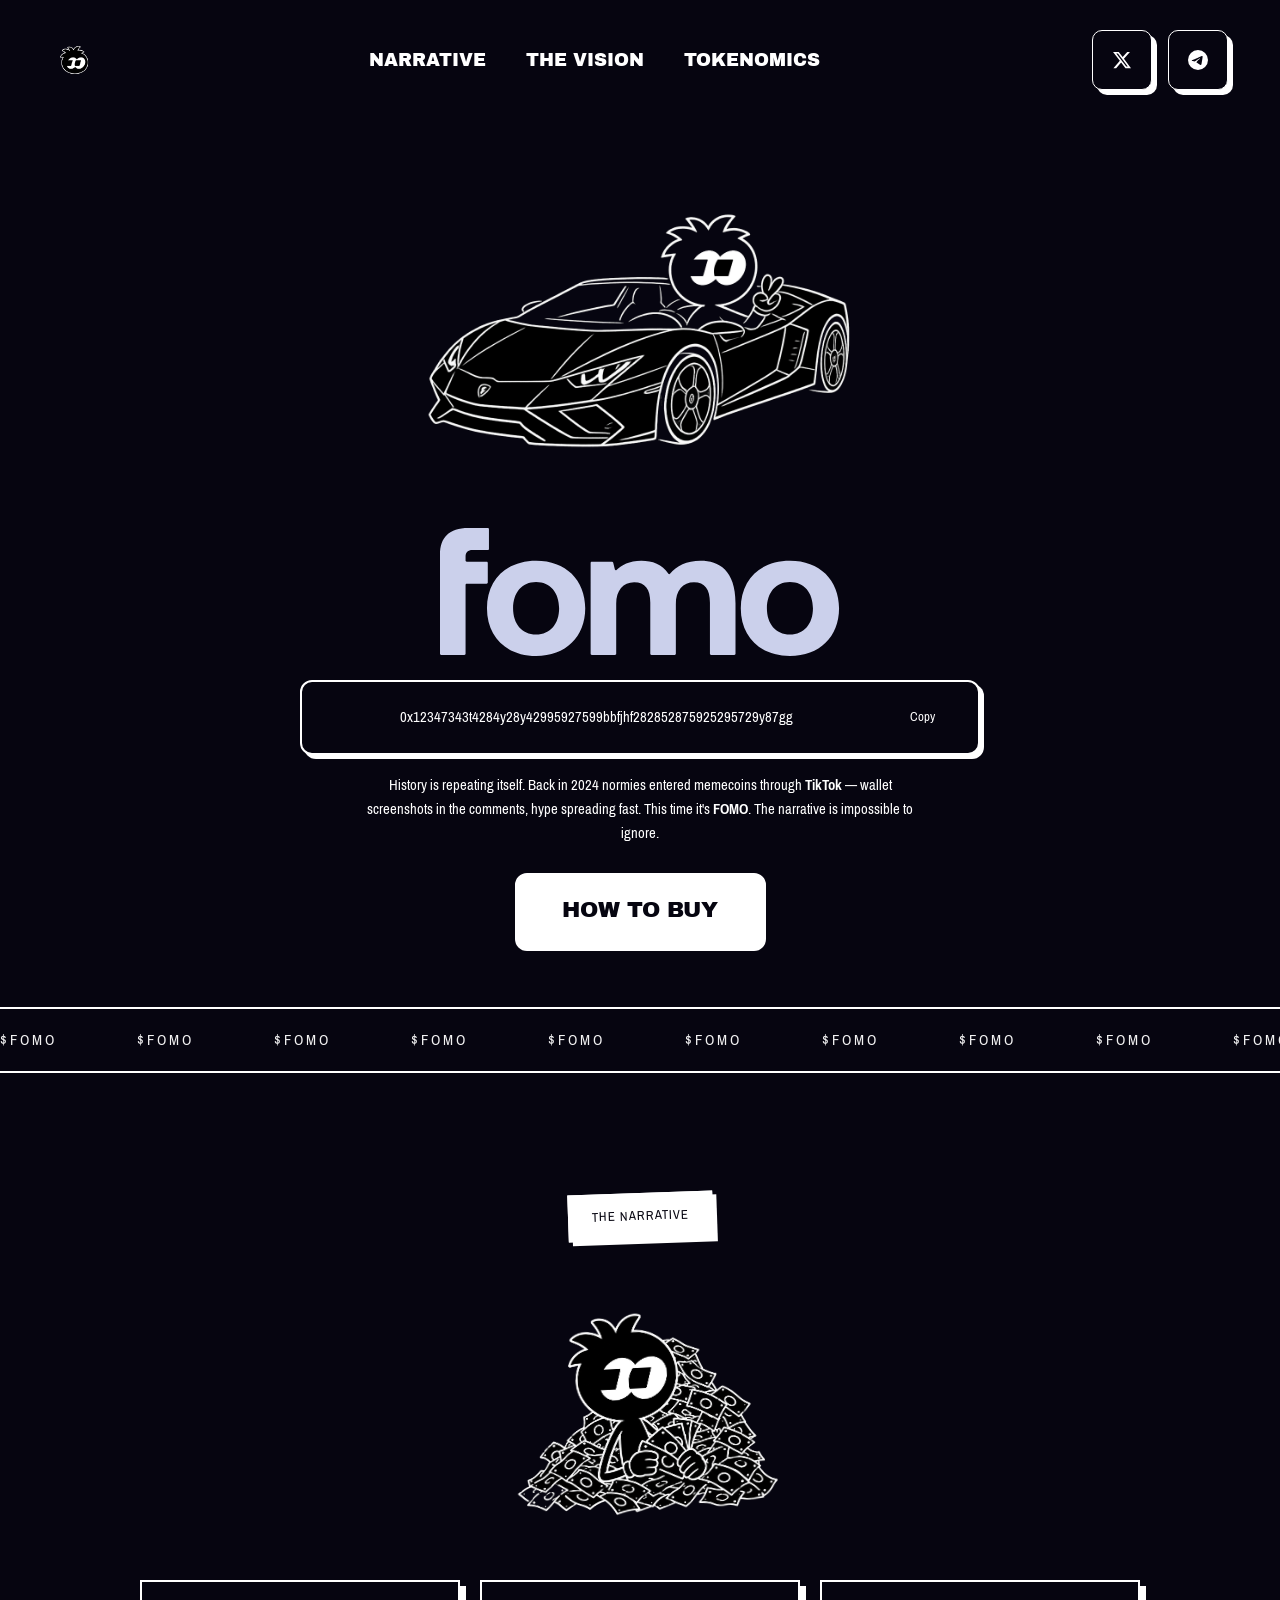
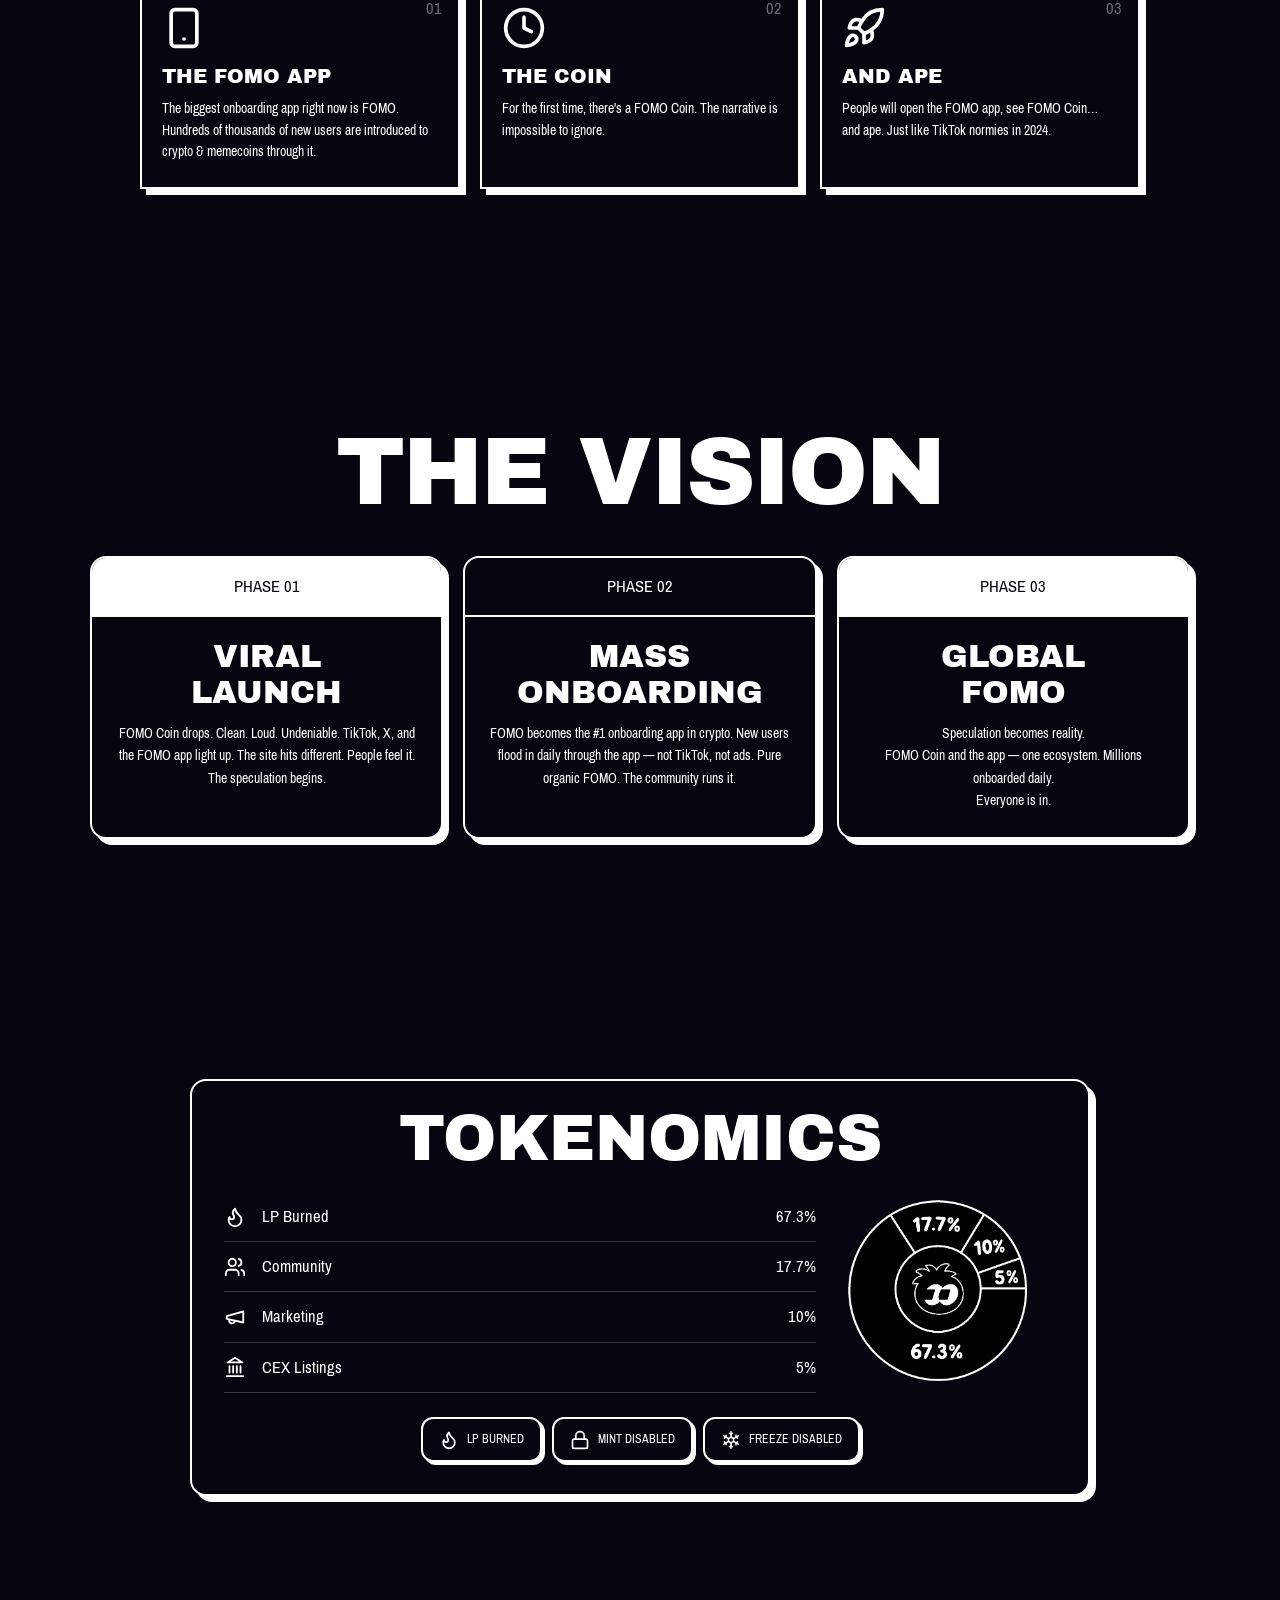
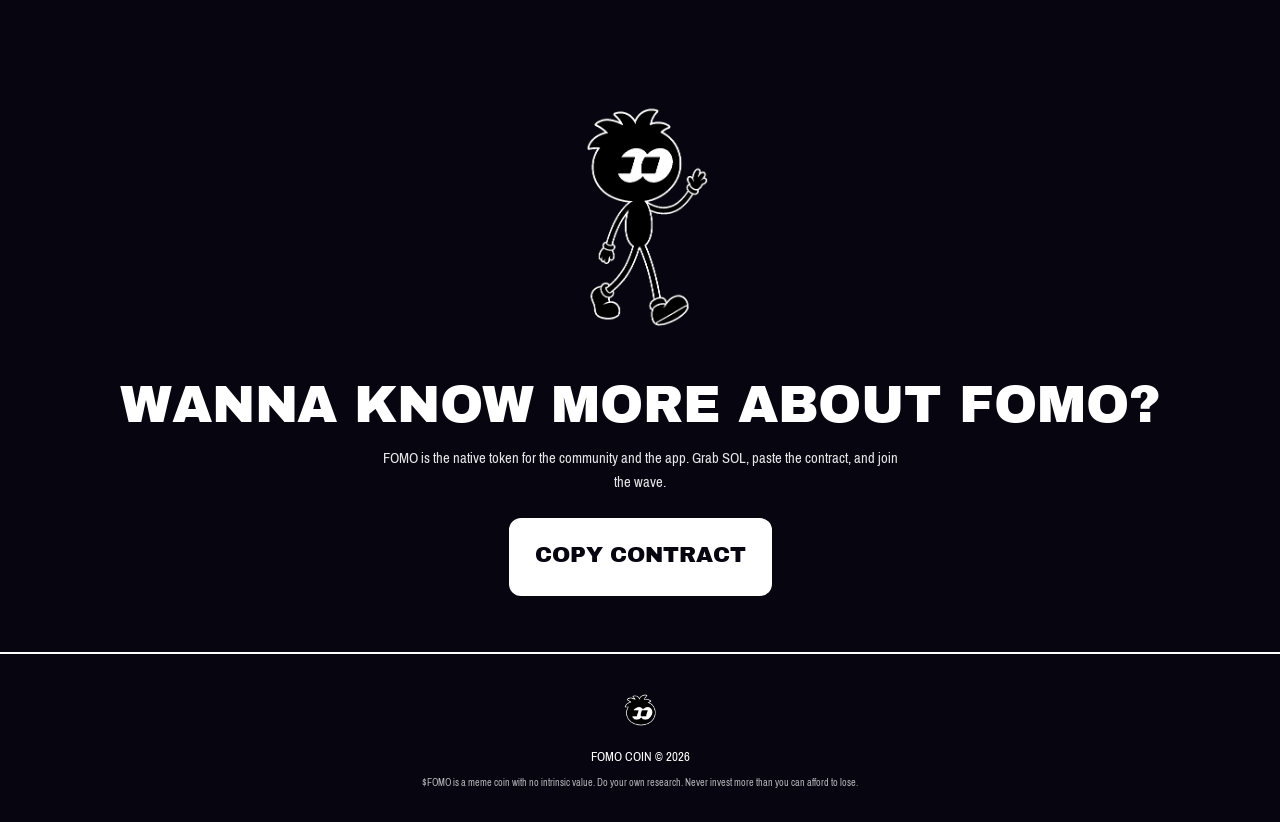
<file: index.html>
<!doctype html>
<html lang="en">
<head>
    <meta charset="UTF-8" />
    <link rel="icon" type="image/png" href="favicon.png" />
    <meta name="viewport" content="width=device-width, initial-scale=1.0" />
    <title>FOMO</title>
    <link rel="stylesheet" href="vendor.css" />
    <link rel="stylesheet" href="fomo.css" />
    <style>
        /* ===== NEURASHI-INSPIRED LAYOUT (black/white only) ===== */
        :root {
            --font-heading: 'Archivo Black', sans-serif;
            --font-body: 'Pragati Narrow', sans-serif;
        }

        body { background-color: #060510; }

        /* --- Section spacing + reveal animations --- */
        .section-pad { padding-top: 120px; padding-bottom: 120px; }
        .reveal {
            opacity: 0;
            transform: translateY(50px);
            transition: all 0.9s cubic-bezier(0.16, 1, 0.3, 1);
        }
        .reveal.visible {
            opacity: 1;
            transform: translateY(0);
        }
        .reveal.delay-1 { transition-delay: 0.1s; }
        .reveal.delay-2 { transition-delay: 0.2s; }
        .reveal.delay-3 { transition-delay: 0.3s; }

        /* Hero entrance */
        .hero-reveal {
            opacity: 0;
            transform: translateY(-30px) scale(0.97);
            transition: all 1.2s cubic-bezier(0.16, 1, 0.3, 1);
        }
        .hero-reveal.visible {
            opacity: 1;
            transform: translateY(0) scale(1);
        }

        /* --- Marquee --- */
        .marquee-bar {
            background: #060510;
            border-top: 2px solid #fff;
            border-bottom: 2px solid #fff;
            overflow: hidden;
            white-space: nowrap;
            padding: 18px 0;
        }
        .marquee-track {
            display: inline-flex;
            animation: marqueeScroll 16s linear infinite;
            gap: 80px;
        }
        .marquee-track span {
            font-family: var(--font-heading);
            font-size: 16px;
            letter-spacing: 3px;
            text-transform: uppercase;
            color: #fff;
            opacity: .95;
        }
        @keyframes marqueeScroll {
            0% { transform: translateX(0); }
            100% { transform: translateX(-50%); }
        }

        /* --- Hero New --- */
        .hero-new {
            position: relative;
            padding-top: 100px;
            padding-bottom: 60px;
            text-align: center;
            overflow: hidden;
        }
        .hero-top-label {
            font-family: var(--font-heading);
            font-size: 12px;
            letter-spacing: 4px;
            text-transform: uppercase;
            color: #fff;
            margin-bottom: 20px;
            opacity: .8;
        }
        .hero-visual {
            position: relative;
            display: inline-block;
            margin-bottom: 10px;
        }
        .hero-visual img {
            max-width: 440px;
            width: 100%;
            display: block;
            margin: 0 auto;
            position: relative;
            z-index: 2;
        }
        .hero-title-bg {
            font-family: var(--font-heading);
            font-size: clamp(72px, 14vw, 160px);
            line-height: .85;
            letter-spacing: -4px;
            color: #fff;
            margin: 0;
            position: relative;
            z-index: 1;
            margin-top: -30px;
        }
        .hero-token {
            max-width: 680px;
            margin: 24px auto 0;
            border: 2px solid #fff;
            background: #060510;
            box-shadow: 4px 4px 0 #fff;
            border-radius: 12px;
            padding: 14px 18px;
            display: flex;
            align-items: center;
            justify-content: space-between;
            gap: 12px;
        }
        .hero-token p {
            font-family: var(--font-body);
            font-size: 16px;
            color: #fff;
            word-break: break-all;
            margin: 0;
            flex: 1;
            text-align: center;
            line-height: 1.5;
        }
        .hero-token button {
            font-family: var(--font-heading);
            font-size: 14px;
            color: #fff;
            background: transparent;
            border: none;
            cursor: pointer;
            white-space: nowrap;
        }
        .hero-desc {
            max-width: 560px;
            margin: 18px auto 0;
            font-family: var(--font-body);
            font-size: 16px;
            line-height: 1.5;
            color: #fff;
        }
        .hero-stats-row {
            display: flex;
            justify-content: center;
            gap: 32px;
            margin-top: 28px;
            flex-wrap: wrap;
        }
        .hero-stat {
            text-align: center;
        }
        .hero-stat span {
            display: block;
            font-family: var(--font-body);
            font-size: 11px;
            letter-spacing: 1px;
            text-transform: uppercase;
            color: #fff;
            opacity: .7;
            margin-bottom: 4px;
        }
        .hero-stat b {
            display: block;
            font-family: var(--font-heading);
            font-size: 20px;
            color: #fff;
        }
        .hero-actions {
            margin-top: 28px;
        }

        /* --- Sticker label --- */
        .sticker-label {
            display: inline-block;
            background: #fff;
            color: #060510;
            font-family: var(--font-heading);
            font-size: 14px;
            letter-spacing: 1px;
            text-transform: uppercase;
            padding: 10px 22px;
            border: 2px solid #fff;
            box-shadow: 4px 4px 0 #fff;
            transform: rotate(-2deg);
            margin-bottom: 28px;
        }

        /* --- Section big title --- */
        .section-big-title {
            font-family: var(--font-heading);
            font-size: clamp(48px, 10vw, 96px);
            line-height: .9;
            letter-spacing: -2px;
            text-align: center;
            color: #fff;
            margin-bottom: 40px;
            text-transform: uppercase;
        }

        /* --- Narrative cards (sticker style) --- */
        .narrative-grid {
            display: grid;
            grid-template-columns: repeat(auto-fit, minmax(260px, 1fr));
            gap: 20px;
            max-width: 1000px;
            margin: 0 auto;
        }
        .narrative-card {
            border: 2px solid #fff;
            background: #060510;
            box-shadow: 6px 6px 0 #fff;
            padding: 24px 20px;
            position: relative;
            text-align: left;
        }
        .narrative-card .card-num {
            position: absolute;
            top: 12px;
            right: 16px;
            font-family: var(--font-heading);
            font-size: 18px;
            color: #fff;
            opacity: .4;
        }
        .narrative-card .card-icon {
            width: 44px;
            height: 44px;
            color: #fff;
            margin-bottom: 14px;
        }
        .narrative-card h4 {
            font-family: var(--font-heading);
            font-size: 20px;
            color: #fff;
            margin-bottom: 10px;
            line-height: 1.2;
        }
        .narrative-card p {
            font-family: var(--font-body);
            font-size: 15px;
            color: #fff;
            line-height: 1.45;
            margin: 0;
        }

        /* --- Vision grid --- */
        .vision-grid {
            display: grid;
            grid-template-columns: repeat(auto-fit, minmax(280px, 1fr));
            gap: 20px;
            max-width: 1100px;
            margin: 0 auto;
        }
        .vision-card {
            border: 2px solid #fff;
            border-radius: 16px;
            overflow: hidden;
            background: #060510;
            box-shadow: 6px 6px 0 #fff;
        }
        .vision-card .phase-header {
            font-family: var(--font-heading);
            font-size: 18px;
            text-align: center;
            padding: 14px;
            border-bottom: 2px solid #fff;
            color: #fff;
            text-transform: uppercase;
        }
        .vision-card.hot .phase-header {
            background: #fff;
            color: #060510;
        }
        .vision-card .phase-body {
            padding: 24px 20px;
            text-align: center;
        }
        .vision-card .phase-body h5 {
            font-family: var(--font-heading);
            font-size: 32px;
            color: #fff;
            margin-bottom: 4px;
            line-height: 1;
        }
        .vision-card .phase-body h5 + h5 {
            margin-bottom: 14px;
        }
        .vision-card .phase-body p {
            font-family: var(--font-body);
            font-size: 15px;
            color: #fff;
            line-height: 1.5;
            margin: 0;
        }

        /* --- Tokenomics new --- */
        .tokenomics-new {
            max-width: 900px;
            margin: 0 auto;
            border: 2px solid #fff;
            background: #060510;
            box-shadow: 6px 6px 0 #fff;
            border-radius: 16px;
            padding: 32px;
        }
        .tokenomics-new h3 {
            font-family: var(--font-heading);
            font-size: clamp(36px, 7vw, 64px);
            text-align: center;
            color: #fff;
            margin-bottom: 28px;
            text-transform: uppercase;
        }
        .tokenomics-new .tk-row {
            display: flex;
            align-items: center;
            justify-content: space-between;
            gap: 20px;
            flex-wrap: wrap;
        }
        .tokenomics-new .tk-list {
            flex: 1 1 300px;
            list-style: none;
            padding: 0;
            margin: 0;
        }
        .tokenomics-new .tk-list li {
            display: flex;
            align-items: center;
            justify-content: space-between;
            gap: 12px;
            padding: 10px 0;
            border-bottom: 1px solid rgba(255,255,255,.2);
            font-family: var(--font-body);
            font-size: 18px;
            color: #fff;
        }
        .tokenomics-new .tk-list li svg {
            width: 22px;
            height: 22px;
            color: #fff;
            flex-shrink: 0;
            margin-right: 8px;
        }
        .tokenomics-new .tk-list li p { margin: 0; display: flex; align-items: center; gap: 8px; }
        .tokenomics-new .tk-list li span {
            font-family: var(--font-heading);
            font-size: 18px;
            color: #fff;
            white-space: nowrap;
        }
        .tokenomics-new .tk-img {
            flex: 0 0 220px;
            text-align: center;
        }
        .tokenomics-new .tk-img img {
            max-width: 200px;
        }
        .tokenomics-new .tk-badges {
            display: flex;
            flex-wrap: wrap;
            gap: 10px;
            margin-top: 24px;
            justify-content: center;
        }
        .tk-badge {
            display: inline-flex;
            align-items: center;
            gap: 8px;
            border: 2px solid #fff;
            background: #060510;
            color: #fff;
            font-family: var(--font-heading);
            font-size: 13px;
            text-transform: uppercase;
            padding: 10px 16px;
            border-radius: 12px;
            box-shadow: 3px 3px 0 #fff;
            pointer-events: none;
        }
        .tk-badge svg { width: 20px; height: 20px; }

        /* --- Footer CTA --- */
        .footer-cta {
            text-align: center;
            padding: 60px 16px;
        }
        .footer-cta h3 {
            font-family: var(--font-heading);
            font-size: clamp(28px, 6vw, 52px);
            color: #fff;
            margin-bottom: 12px;
            line-height: 1.1;
        }
        .footer-cta p {
            max-width: 520px;
            margin: 0 auto 24px;
            font-family: var(--font-body);
            font-size: 16px;
            line-height: 1.5;
            color: #fff;
            opacity: .9;
        }

        /* --- Footer --- */
        .site-footer {
            border-top: 2px solid #fff;
            padding: 32px 16px;
            text-align: center;
        }
        .site-footer .ft-logo {
            font-family: var(--font-heading);
            font-size: 64px;
            letter-spacing: 4px;
            color: #fff;
            margin-bottom: 10px;
        }
        .site-footer .ft-copy {
            font-family: var(--font-body);
            font-size: 14px;
            color: #fff;
            margin-bottom: 6px;
        }
        .site-footer .ft-disc {
            font-family: var(--font-body);
            font-size: 11px;
            color: #fff;
            opacity: .7;
            max-width: 480px;
            margin: 0 auto;
            line-height: 1.4;
        }

        /* --- Responsive --- */
        @media (max-width: 767px) {
            .section-pad { padding-top: 70px; padding-bottom: 70px; }
            .hero-new { padding-top: 80px; padding-bottom: 40px; }
            .hero-title-bg { font-size: 64px; margin-top: -20px; }
            .hero-visual img { max-width: 320px; }
            .hero-token { max-width: 100%; text-align: center; }
            .hero-stats-row { gap: 20px; }
            .hero-stat b { font-size: 16px; }
            .section-big-title { font-size: 48px; margin-bottom: 28px; }
            .narrative-grid { grid-template-columns: 1fr; }
            .vision-grid { grid-template-columns: 1fr; }
            .tokenomics-new { padding: 20px; }
            .tokenomics-new .tk-row { flex-direction: column; }
            .tokenomics-new .tk-img { flex: 0 0 auto; margin-top: 20px; }
            .tokenomics-new .tk-img img { max-width: 160px; }
            .marquee-track span { font-size: 14px; }
            .marquee-bar { padding: 14px 0; }
        }
    </style>
</head>

<body>
    <div id="root">


        <!-- ===== Header ===== -->
        <header class="heading" id="heading">
            <div class="container">
            <div class="heading-wrap flex items-center justify-between">
                <a href="#banner" class="logo block cursor-pointer"><img src="assets/group-2.png" alt="FOMO" style="height:44px;width:auto;display:block;" /></a>
                <nav class="heading-menu" id="menu">
                    <div class="title flex items-center justify-between lg:hidden">
                        <a href="#banner" class="logo block"><img src="assets/group-2.png" alt="FOMO" style="height:40px;width:auto;display:block;" /></a>
                        <button class="heading-toggler" onclick="toggleMenu()">
                            <svg width="40" height="40" viewBox="0 0 40 40" fill="none"><g clipPath="url(#c0)"><path d="M30 10L10 30" stroke="currentColor" stroke-width="2.5" stroke-linecap="round"/><path d="M10 10L30 30" stroke="currentColor" stroke-width="2.5" stroke-linecap="round"/></g><defs><clipPath id="c0"><rect width="40" height="40" fill="#ffffff"/></clipPath></defs></svg>
                        </button>
                    </div>
                    <ul class="lg:flex items-center">
                        <li><a class="heading-link uppercase" href="#how">Narrative</a></li>
                        <li><a class="heading-link uppercase" href="#roadmap">The Vision</a></li>
                        <li><a class="heading-link uppercase" href="#tokenomics">Tokenomics</a></li>
                    </ul>
                </nav>
                <div class="heading-actions flex items-center flex-wrap">
                    <a class="social-link flex items-center justify-center" href="https://x.com/fomo" target="_blank" aria-label="X"><svg width="20" height="20" viewBox="0 0 24 24" fill="currentColor"><path d="M18.244 2.25h3.308l-7.227 8.26 8.502 11.24H16.17l-5.214-6.817L4.99 21.75H1.68l7.73-8.835L1.254 2.25H8.08l4.713 6.231zm-1.161 17.52h1.833L7.084 4.126H5.117z"/></svg></a>
                    <a class="social-link flex items-center justify-center" href="https://t.me/fomocoin" target="_blank" aria-label="Telegram"><svg width="20" height="20" viewBox="0 0 24 24" fill="currentColor"><path d="M11.944 0A12 12 0 0 0 0 12a12 12 0 0 0 12 12 12 12 0 0 0 12-12A12 12 0 0 0 12 0zm4.962 7.224c.1-.002.321.023.465.14a.506.506 0 0 1 .171.325c.016.093.036.306.02.472-.18 1.898-.962 6.502-1.36 8.627-.168.9-.499 1.201-.82 1.23-.696.065-1.225-.46-1.9-.902-1.056-.693-1.653-1.124-2.678-1.8-1.185-.78-.417-1.21.258-1.91.177-.184 3.247-2.977 3.307-3.23.007-.032.014-.15-.056-.212s-.174-.041-.249-.024c-.106.024-1.793 1.14-5.061 3.345-.48.33-.913.49-1.302.48-.428-.008-1.252-.241-1.865-.44-.752-.245-1.349-.374-1.297-.789.027-.216.325-.437.893-.663 3.498-1.524 5.83-2.529 6.998-3.014 3.332-1.386 4.025-1.627 4.476-1.635z"/></svg></a>
                    <button class="heading-toggler lg:hidden" onclick="toggleMenu()" aria-label="Menu">
                        <svg width="40" height="40" viewBox="0 0 40 40" fill="none"><path d="M6.7 10H33.3" stroke="currentColor" stroke-width="2.5" stroke-linecap="round"/><path d="M6.7 20H33.3" stroke="currentColor" stroke-width="2.5" stroke-linecap="round"/><path d="M6.7 30H33.3" stroke="currentColor" stroke-width="2.5" stroke-linecap="round"/></svg>
                    </button>
                </div>
            </div>
            </div>
        </header>

        <!-- ===== Hero ===== -->
        <section class="hero-new hero-reveal" id="banner">
            <div class="container">
                <div class="hero-visual">
                    <img src="assets/group-5.png" alt="FOMO" />
                </div>
                <svg class="hero-title-bg" viewBox="0 0 75 24" fill="none" xmlns="http://www.w3.org/2000/svg" style="max-width:400px;width:100%;height:auto;margin:0 auto;display:block;position:relative;z-index:1;margin-top:-30px;">
                    <path d="M0.000730533 4.96351C0.000730533 1.80193 1.70048 0 5.3036 0H8.96C9.08115 0 9.17895 0.0977959 9.17895 0.218946V3.92862C9.17895 4.04977 9.08115 4.14757 8.96 4.14757H6.11954C5.20143 4.14757 4.79346 4.55554 4.79346 5.43935V6.10421C4.79346 6.22536 4.89125 6.32316 5.0124 6.32316H8.74106C8.86221 6.32316 8.96 6.42096 8.96 6.54211V10.2175C8.96 10.3386 8.86221 10.4364 8.74106 10.4364H5.0124C4.89125 10.4364 4.79346 10.5342 4.79346 10.6554V23.5776C4.79346 23.6987 4.69566 23.7965 4.57451 23.7965H0.218946C0.0977959 23.7965 0 23.6987 0 23.5776V4.96351H0.000730533Z" fill="#CBD0EB"/>
                    <path d="M8.80603 15.0597C8.80603 9.6882 12.4778 6.11938 18.0185 6.11938C23.5593 6.11938 27.2311 9.68893 27.2311 15.0597C27.2311 20.4304 23.5593 24 18.0185 24C12.4778 24 8.80603 20.4304 8.80603 15.0597ZM22.3354 15.0597C22.3354 12.1703 20.7036 10.1305 18.0178 10.1305C15.3321 10.1305 13.7009 12.1703 13.7009 15.0597C13.7009 17.949 15.3328 19.9889 18.0178 19.9889C20.7028 19.9889 22.3354 17.949 22.3354 15.0597Z" fill="#CBD0EB"/>
                    <path d="M55.4065 14.0401V23.5774C55.4065 23.6986 55.3087 23.7964 55.1875 23.7964H50.8319C50.7108 23.7964 50.613 23.6986 50.613 23.5774V14.0058C50.613 11.4901 49.6613 10.1648 47.6215 10.1648C45.5816 10.1648 44.1541 11.6602 44.222 14.3459V23.5774C44.222 23.6986 44.1242 23.7964 44.003 23.7964H39.6475C39.5263 23.7964 39.4285 23.6986 39.4285 23.5774V14.0058C39.4285 11.4901 38.4768 10.1648 36.4027 10.1648C34.3285 10.1648 33.0375 11.7288 33.0375 14.1759V23.5774C33.0375 23.6986 32.9397 23.7964 32.8185 23.7964H28.463C28.3418 23.7964 28.244 23.6986 28.244 23.5774V6.54268C28.244 6.42153 28.3418 6.32373 28.463 6.32373H32.2544C32.3551 6.32373 32.4427 6.39234 32.4668 6.4894L32.7901 7.7841C32.8236 7.91839 32.99 7.96875 33.0908 7.87387C34.087 6.94043 35.4262 6.11938 37.7616 6.11938C39.7854 6.11938 41.6837 6.7463 42.8251 8.57231C42.893 8.68032 43.0455 8.68981 43.1243 8.5891C44.3278 7.05137 46.245 6.11938 48.8775 6.11938C52.277 6.11938 55.4043 7.88701 55.4043 14.0401H55.4065Z" fill="#CBD0EB"/>
                    <path d="M56.3983 15.0597C56.3983 9.6882 60.07 6.11938 65.6108 6.11938C71.1516 6.11938 74.8233 9.68893 74.8233 15.0597C74.8233 20.4304 71.1516 24 65.6108 24C60.07 24 56.3983 20.4304 56.3983 15.0597ZM69.9277 15.0597C69.9277 12.1703 68.2958 10.1305 65.6101 10.1305C62.9244 10.1305 61.2932 12.1703 61.2932 15.0597C61.2932 17.949 62.9251 19.9889 65.6101 19.9889C68.2951 19.9889 69.9277 17.949 69.9277 15.0597Z" fill="#CBD0EB"/>
                </svg>
                <div class="hero-token">
                    <p id="ca">0x12347343t4284y28y42995927599bbfjhf282852875925295729y87gg</p>
                    <button onclick="copyAddress()">Copy</button>
                </div>
                <p class="hero-desc">History is repeating itself. Back in 2024 normies entered memecoins through <strong>TikTok</strong> — wallet screenshots in the comments, hype spreading fast. This time it's <b>FOMO</b>. The narrative is impossible to ignore.</p>
                <div class="hero-actions">
                    <a href="#how" class="btn items-center">How To Buy</a>
                </div>
            </div>
        </section>

        <!-- ===== Marquee Bar ===== -->
        <div class="marquee-bar reveal">
            <div class="marquee-track">
                <span>$FOMO</span><span>$FOMO</span><span>$FOMO</span><span>$FOMO</span><span>$FOMO</span><span>$FOMO</span><span>$FOMO</span><span>$FOMO</span><span>$FOMO</span><span>$FOMO</span><span>$FOMO</span><span>$FOMO</span><span>$FOMO</span><span>$FOMO</span><span>$FOMO</span><span>$FOMO</span><span>$FOMO</span><span>$FOMO</span><span>$FOMO</span><span>$FOMO</span><span>$FOMO</span><span>$FOMO</span><span>$FOMO</span><span>$FOMO</span><span>$FOMO</span><span>$FOMO</span><span>$FOMO</span><span>$FOMO</span><span>$FOMO</span><span>$FOMO</span>
            </div>
        </div>

        <!-- ===== Narrative ===== -->
        <section id="how" class="section-pad reveal">
            <div class="container">
                <div class="text-center">
                    <div class="sticker-label">The Narrative</div>
                    <img src="assets/group-4.png" alt="The Narrative" style="max-width:280px;width:100%;margin:0 auto 32px;display:block;transform:rotate(-3deg);" />
                </div>
                <div class="narrative-grid">
                    <div class="narrative-card">
                        <div class="card-num">01</div>
                        <div class="card-icon">
                            <svg viewBox="0 0 24 24" fill="none" stroke="currentColor" stroke-width="2" stroke-linecap="round" stroke-linejoin="round"><rect x="5" y="2" width="14" height="20" rx="2" ry="2"/><line x1="12" y1="18" x2="12.01" y2="18"/></svg>
                        </div>
                        <h4>The FOMO App</h4>
                        <p>The biggest onboarding app right now is FOMO. Hundreds of thousands of new users are introduced to crypto &amp; memecoins through it.</p>
                    </div>
                    <div class="narrative-card">
                        <div class="card-num">02</div>
                        <div class="card-icon">
                            <svg viewBox="0 0 24 24" fill="none" stroke="currentColor" stroke-width="2" stroke-linecap="round" stroke-linejoin="round"><circle cx="12" cy="12" r="10"/><path d="M12 6v6l4 2"/></svg>
                        </div>
                        <h4>The Coin</h4>
                        <p>For the first time, there's a FOMO Coin. The narrative is impossible to ignore.</p>
                    </div>
                    <div class="narrative-card">
                        <div class="card-num">03</div>
                        <div class="card-icon">
                            <svg viewBox="0 0 24 24" fill="none" stroke="currentColor" stroke-width="2" stroke-linecap="round" stroke-linejoin="round"><path d="M4.5 16.5c-1.5 1.26-2 5-2 5s3.74-.5 5-2c.71-.84.7-2.13-.09-2.91a2.18 2.18 0 0 0-2.91-.09z"/><path d="m12 15-3-3a22 22 0 0 1 2-3.95A12.88 12.88 0 0 1 22 2c0 2.72-.78 7.5-6 11a22.35 22.35 0 0 1-4 2z"/><path d="M9 12H4s.55-3.03 2-4c1.62-1.08 5 0 5 0"/><path d="M12 15v5s3.03-.55 4-2c1.08-1.62 0-5 0-5"/></svg>
                        </div>
                        <h4>And Ape</h4>
                        <p>People will open the FOMO app, see FOMO Coin… and ape. Just like TikTok normies in 2024.</p>
                    </div>
                </div>
            </div>
        </section>

        <!-- ===== The Vision ===== -->
        <section id="roadmap" class="section-pad reveal">
            <div class="container">
                <h2 class="section-big-title">The Vision</h2>
                <div class="vision-grid">
                    <div class="vision-card hot">
                        <div class="phase-header">Phase 01</div>
                        <div class="phase-body">
                            <h5>VIRAL</h5>
                            <h5>LAUNCH</h5>
                            <p>FOMO Coin drops. Clean. Loud. Undeniable. TikTok, X, and the FOMO app light up. The site hits different. People feel it. The speculation begins.</p>
                        </div>
                    </div>
                    <div class="vision-card">
                        <div class="phase-header">Phase 02</div>
                        <div class="phase-body">
                            <h5>MASS</h5>
                            <h5>ONBOARDING</h5>
                            <p>FOMO becomes the #1 onboarding app in crypto. New users flood in daily through the app — not TikTok, not ads. Pure organic FOMO. The community runs it.</p>
                        </div>
                    </div>
                    <div class="vision-card hot">
                        <div class="phase-header">Phase 03</div>
                        <div class="phase-body">
                            <h5>GLOBAL</h5>
                            <h5>FOMO</h5>
                            <p>Speculation becomes reality.<br>FOMO Coin and the app — one ecosystem. Millions onboarded daily.<br>Everyone is in.</p>
                        </div>
                    </div>
                </div>
            </div>
        </section>

        <!-- ===== Tokenomics ===== -->
        <section id="tokenomics" class="section-pad reveal">
            <div class="container">
                <div class="tokenomics-new">
                    <h3>Tokenomics</h3>
                    <div class="tk-row">
                        <ul class="tk-list">
                            <li>
                                <p><svg viewBox="0 0 24 24" fill="none" stroke="currentColor" stroke-width="2" stroke-linecap="round" stroke-linejoin="round"><path d="M8.5 14.5A2.5 2.5 0 0 0 11 12c0-1.38-.5-2-1-3-1.072-2.143-.224-4.054 2-6 .5 2.5 2 4.9 4 6.5 2 1.6 3 3.5 3 5.5a7 7 0 1 1-14 0c0-1.153.433-2.294 1-3a2.5 2.5 0 0 0 2.5 2.5z"/></svg>LP Burned</p>
                                <span>67.3%</span>
                            </li>
                            <li>
                                <p><svg viewBox="0 0 24 24" fill="none" stroke="currentColor" stroke-width="2" stroke-linecap="round" stroke-linejoin="round"><path d="M16 21v-2a4 4 0 0 0-4-4H6a4 4 0 0 0-4 4v2"/><circle cx="9" cy="7" r="4"/><path d="M22 21v-2a4 4 0 0 0-3-3.87"/><path d="M16 3.13a4 4 0 0 1 0 7.75"/></svg>Community</p>
                                <span>17.7%</span>
                            </li>
                            <li>
                                <p><svg viewBox="0 0 24 24" fill="none" stroke="currentColor" stroke-width="2" stroke-linecap="round" stroke-linejoin="round"><path d="m3 11 18-5v12L3 14v-3z"/><path d="M11.6 16.8a3 3 0 1 1-5.8-1.6"/></svg>Marketing</p>
                                <span>10%</span>
                            </li>
                            <li>
                                <p><svg viewBox="0 0 24 24" fill="none" stroke="currentColor" stroke-width="2" stroke-linecap="round" stroke-linejoin="round"><line x1="3" x2="21" y1="22" y2="22"/><line x1="6" x2="6" y1="18" y2="11"/><line x1="10" x2="10" y1="18" y2="11"/><line x1="14" x2="14" y1="18" y2="11"/><line x1="18" x2="18" y1="18" y2="11"/><polygon points="12 2 20 7 4 7"/></svg>CEX Listings</p>
                                <span>5%</span>
                            </li>
                        </ul>
                        <div class="tk-img"><img src="assets/group-3.png" alt="Tokenomics" /></div>
                    </div>
                    <div class="tk-badges">
                        <div class="tk-badge"><svg viewBox="0 0 24 24" fill="none" stroke="currentColor" stroke-width="2" stroke-linecap="round" stroke-linejoin="round"><path d="M8.5 14.5A2.5 2.5 0 0 0 11 12c0-1.38-.5-2-1-3-1.072-2.143-.224-4.054 2-6 .5 2.5 2 4.9 4 6.5 2 1.6 3 3.5 3 5.5a7 7 0 1 1-14 0c0-1.153.433-2.294 1-3a2.5 2.5 0 0 0 2.5 2.5z"/></svg>LP Burned</div>
                        <div class="tk-badge"><svg viewBox="0 0 24 24" fill="none" stroke="currentColor" stroke-width="2" stroke-linecap="round" stroke-linejoin="round"><rect width="18" height="11" x="3" y="11" rx="2" ry="2"/><path d="M7 11V7a5 5 0 0 1 10 0v4"/></svg>Mint Disabled</div>
                        <div class="tk-badge"><svg viewBox="0 0 24 24" fill="none" stroke="currentColor" stroke-width="1.8" stroke-linecap="round" stroke-linejoin="round"><path d="M10 4l2 1l2 -1"/><path d="M12 2v6.5l3 1.72"/><path d="M17.928 6.268l.134 2.232l1.866 1.232"/><path d="M20.66 7l-5.629 3.25l.01 3.458"/><path d="M19.928 14.268l-1.866 1.232l-.134 2.232"/><path d="M20.66 17l-5.629 -3.25l-2.99 1.738"/><path d="M14 20l-2 -1l-2 1"/><path d="M12 22v-6.5l-3 -1.72"/><path d="M6.072 17.732l-.134 -2.232l-1.866 -1.232"/><path d="M3.34 17l5.629 -3.25l-.01 -3.458"/><path d="M4.072 9.732l1.866 -1.232l.134 -2.232"/><path d="M3.34 7l5.629 3.25l2.99 -1.738"/></svg>Freeze Disabled</div>
                    </div>
                </div>
            </div>
        </section>

        <!-- ===== Footer CTA ===== -->
        <section class="footer-cta reveal">
            <div class="container">
                <img src="assets/group-1.png" alt="FOMO" style="max-width:260px;width:100%;margin:0 auto 24px;display:block;" />
                <h3>Wanna know more about FOMO?</h3>
                <p>FOMO is the native token for the community and the app. Grab SOL, paste the contract, and join the wave.</p>
                <a href="#" class="btn items-center" onclick="copyAddress(); return false;">Copy Contract</a>
            </div>
        </section>

        <!-- ===== Footer ===== -->
        <footer class="site-footer reveal">
            <img src="assets/group-2.png" alt="FOMO" style="height:48px;width:auto;display:block;margin:0 auto 12px;" />
            <p class="ft-copy">FOMO COIN &copy; 2026</p>
            <p class="ft-disc">$FOMO is a meme coin with no intrinsic value. Do your own research. Never invest more than you can afford to lose.</p>
        </footer>
    </div>

    <script>
        // Hero entrance
        setTimeout(() => document.querySelector('.hero-reveal').classList.add('visible'), 150);

        // Scroll reveal animations
        const reveals = document.querySelectorAll('.reveal');
        const revealObserver = new IntersectionObserver((entries) => {
            entries.forEach(entry => {
                if (entry.isIntersecting) {
                    entry.target.classList.add('visible');
                }
            });
        }, { threshold: 0.12, rootMargin: '0px 0px -40px 0px' });
        reveals.forEach(el => revealObserver.observe(el));

        // Sticky header
        const hd = document.getElementById('heading');
        window.addEventListener('scroll', () => hd.classList.toggle('position-fixed', window.scrollY > 120));

        // Mobile menu
        const menu = document.getElementById('menu');
        function toggleMenu() { menu.classList.toggle('show-menu'); }
        window.toggleMenu = toggleMenu;
        document.querySelectorAll('.heading-link').forEach(a =>
            a.addEventListener('click', () => menu.classList.remove('show-menu')));

        // Copy address
        function copyAddress() {
            const txt = document.getElementById('ca').textContent;
            const btn = event.target;
            (navigator.clipboard ? navigator.clipboard.writeText(txt) : Promise.reject())
                .catch(() => { const t = document.createElement('textarea'); t.value = txt; document.body.appendChild(t); t.select(); document.execCommand('copy'); t.remove(); });
            const orig = btn.innerHTML; btn.innerHTML = 'Copied!';
            setTimeout(() => (btn.innerHTML = orig), 2000);
        }


    </script>
</body>
</html>
</file>
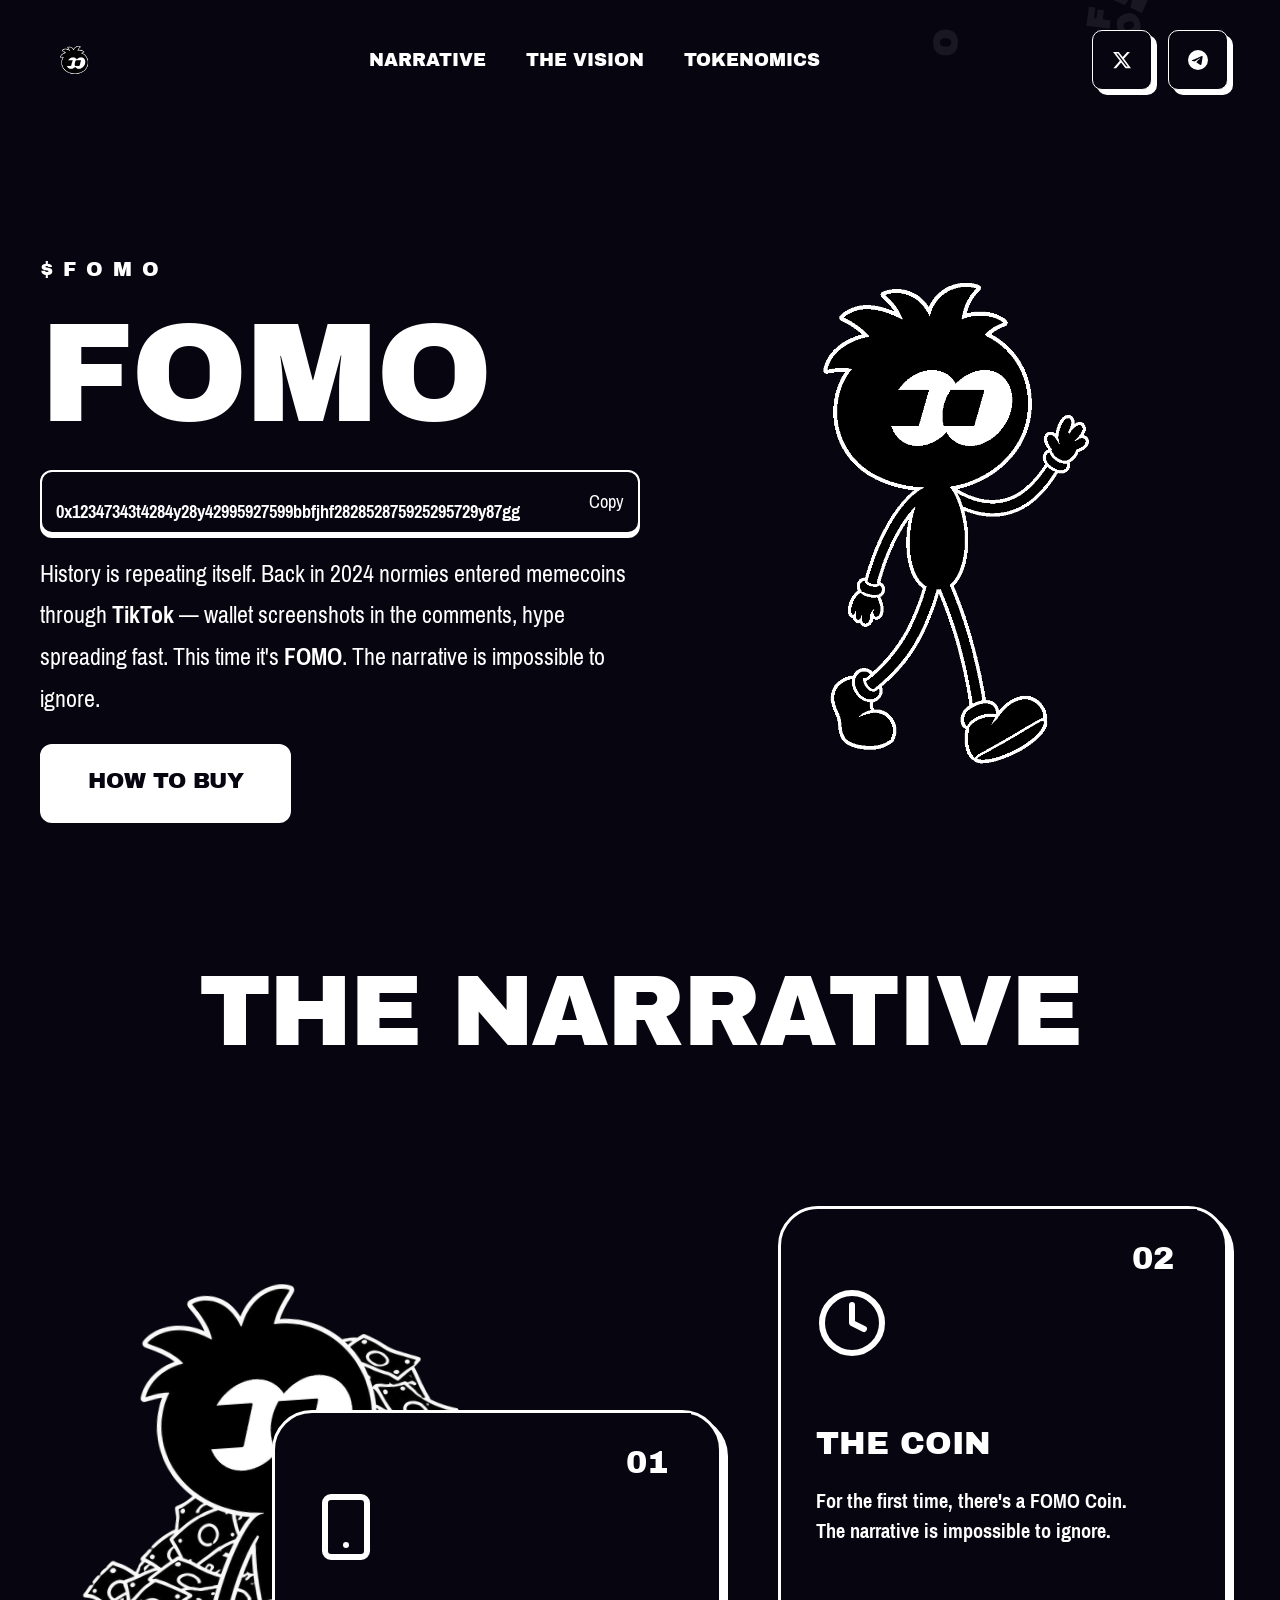
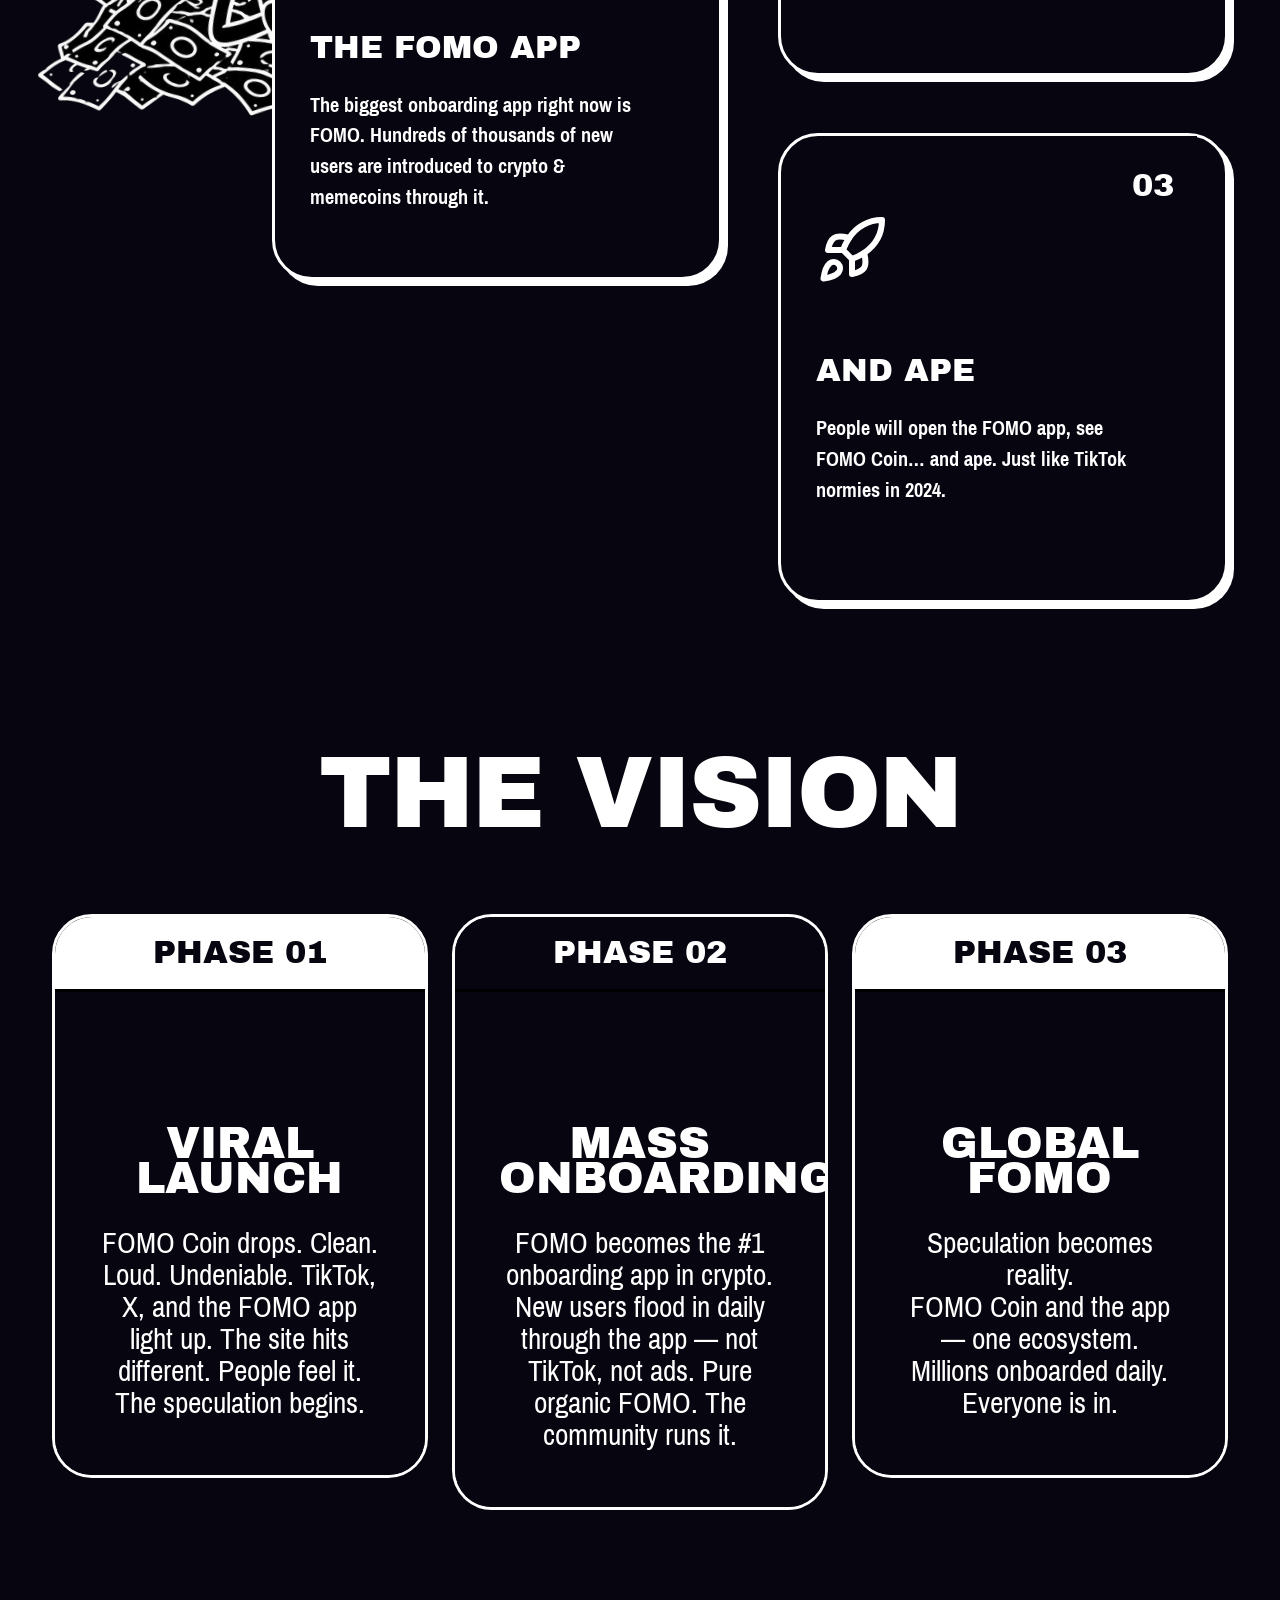
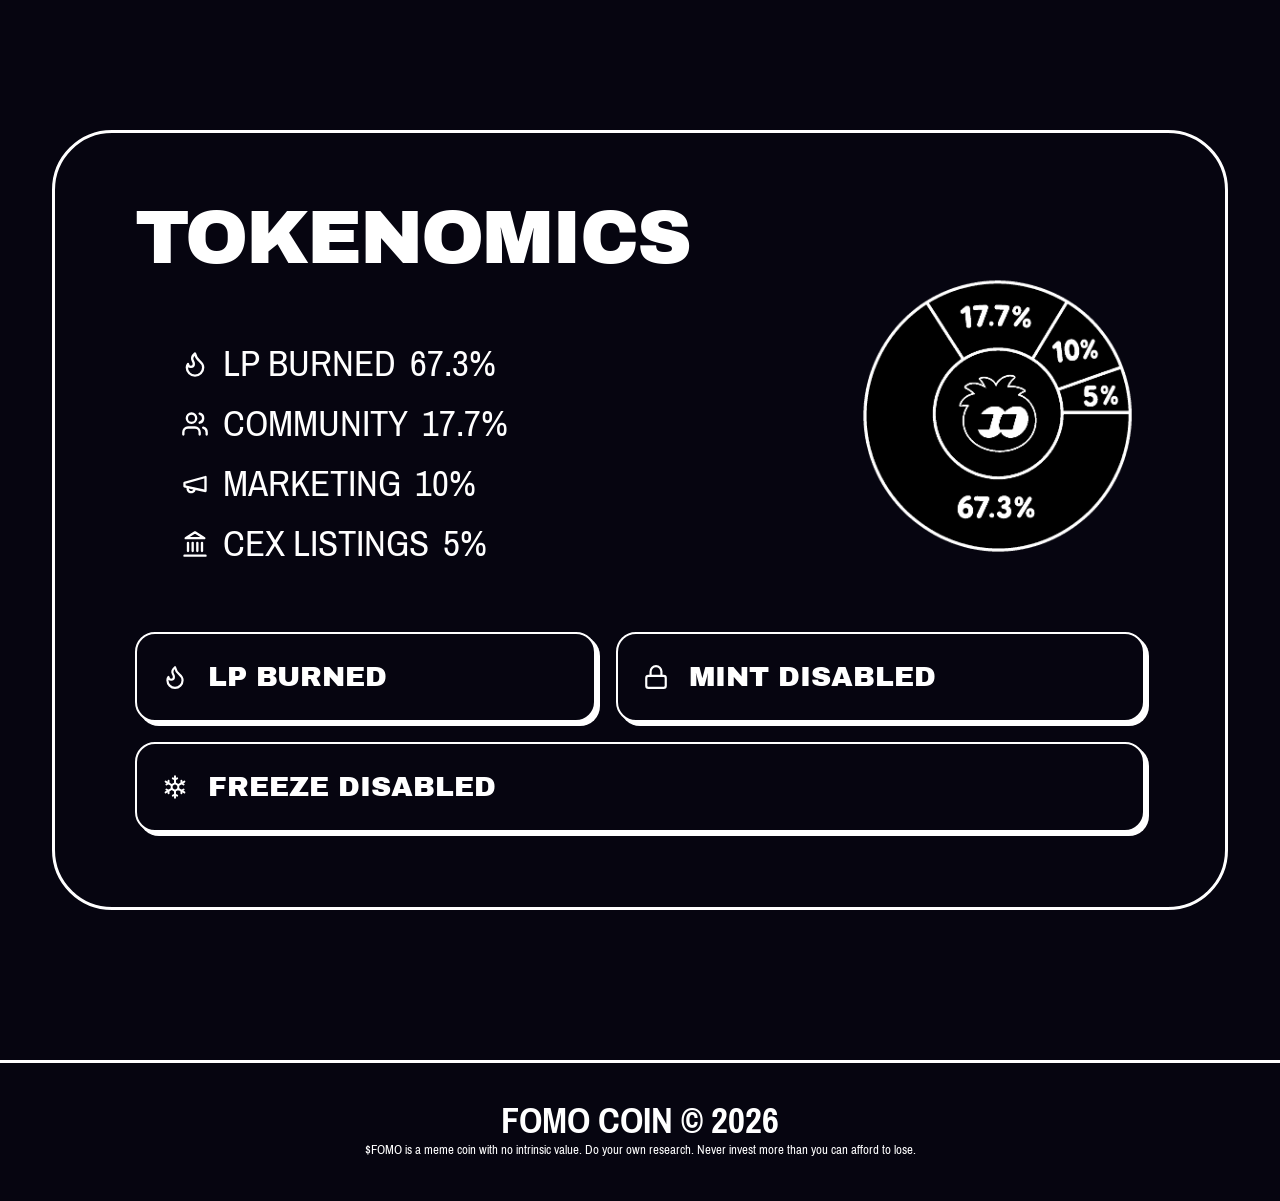
<file: index-v1.html>
<!doctype html>
<html lang="en">

<head>
    <meta charset="UTF-8" />
    <link rel="icon" type="image/png" href="favicon.png" />
    <meta name="viewport" content="width=device-width, initial-scale=1.0" />
    <title>FOMO</title>
    <link rel="stylesheet" href="vendor.css" />
    <link rel="stylesheet" href="fomo.css" />

</head>

<body>
    <div id="root">
        <div class="common-snowfall" style="position:fixed;top:0;left:0;width:100%;height:100%;z-index:0;pointer-events:none;">
            <canvas id="snow" style="position:absolute;top:0;left:0;width:100%;height:100%;"></canvas>
        </div>

        <!-- ===== Header ===== -->
        <header class="heading" id="heading">
            <div class="container">
            <div class="heading-wrap flex items-center justify-between">
                <a href="#banner" class="logo block cursor-pointer"><img src="assets/group-2.png" alt="FOMO" style="height:44px;width:auto;display:block;" /></a>

                <nav class="heading-menu" id="menu">
                    <div class="title flex items-center justify-between lg:hidden">
                        <a href="#banner" class="logo block"><img src="assets/group-2.png" alt="FOMO" style="height:40px;width:auto;display:block;" /></a>
                        <button class="heading-toggler" onclick="toggleMenu()">
                            <svg width="40" height="40" viewBox="0 0 40 40" fill="none"><g clipPath="url(#c0)"><path d="M30 10L10 30" stroke="currentColor" stroke-width="2.5" stroke-linecap="round"/><path d="M10 10L30 30" stroke="currentColor" stroke-width="2.5" stroke-linecap="round"/></g><defs><clipPath id="c0"><rect width="40" height="40" fill="#ffffff"/></clipPath></defs></svg>
                        </button>
                    </div>
                    <ul class="lg:flex items-center">
                        <li><a class="heading-link uppercase" href="#how">Narrative</a></li>
                        <li><a class="heading-link uppercase" href="#roadmap">The Vision</a></li>
                        <li><a class="heading-link uppercase" href="#tokenomics">Tokenomics</a></li>
                    </ul>
                </nav>

                <div class="heading-actions flex items-center flex-wrap">
                    <a class="social-link flex items-center justify-center" href="https://x.com/fomo" target="_blank" aria-label="X"><svg width="20" height="20" viewBox="0 0 24 24" fill="currentColor"><path d="M18.244 2.25h3.308l-7.227 8.26 8.502 11.24H16.17l-5.214-6.817L4.99 21.75H1.68l7.73-8.835L1.254 2.25H8.08l4.713 6.231zm-1.161 17.52h1.833L7.084 4.126H5.117z"/></svg></a>
                    <a class="social-link flex items-center justify-center" href="https://t.me/fomocoin" target="_blank" aria-label="Telegram"><svg width="20" height="20" viewBox="0 0 24 24" fill="currentColor"><path d="M11.944 0A12 12 0 0 0 0 12a12 12 0 0 0 12 12 12 12 0 0 0 12-12A12 12 0 0 0 12 0zm4.962 7.224c.1-.002.321.023.465.14a.506.506 0 0 1 .171.325c.016.093.036.306.02.472-.18 1.898-.962 6.502-1.36 8.627-.168.9-.499 1.201-.82 1.23-.696.065-1.225-.46-1.9-.902-1.056-.693-1.653-1.124-2.678-1.8-1.185-.78-.417-1.21.258-1.91.177-.184 3.247-2.977 3.307-3.23.007-.032.014-.15-.056-.212s-.174-.041-.249-.024c-.106.024-1.793 1.14-5.061 3.345-.48.33-.913.49-1.302.48-.428-.008-1.252-.241-1.865-.44-.752-.245-1.349-.374-1.297-.789.027-.216.325-.437.893-.663 3.498-1.524 5.83-2.529 6.998-3.014 3.332-1.386 4.025-1.627 4.476-1.635z"/></svg></a>
                    <button class="heading-toggler lg:hidden" onclick="toggleMenu()" aria-label="Menu">
                        <svg width="40" height="40" viewBox="0 0 40 40" fill="none"><path d="M6.7 10H33.3" stroke="currentColor" stroke-width="2.5" stroke-linecap="round"/><path d="M6.7 20H33.3" stroke="currentColor" stroke-width="2.5" stroke-linecap="round"/><path d="M6.7 30H33.3" stroke="currentColor" stroke-width="2.5" stroke-linecap="round"/></svg>
                    </button>
                </div>
            </div>
            </div>
        </header>

        <!-- ===== Banner ===== -->
        <section class="banner" id="banner">
            <div class="container">
            <div class="row justify-center">
                <div class="col-lg-6 xl:!p-0">
                    <div class="banner-content">
                        <span class="banner-eyebrow">$FOMO</span>
                        <h1 class="font-normal leading-[80%] tracking-[-2px]">FOMO</h1>

                        <div class="token rounded border border-2 flex items-center justify-between relative z-[1]">
                            <p class="!mb-0 font-bold flex-1 text-center" id="ca">0x12347343t4284y28y42995927599bbfjhf282852875925295729y87gg</p>
                            <button onclick="copyAddress()" class="bg-transparent p-0 border-0">Copy</button>
                        </div>
                        <p>History is repeating itself. Back in 2024 normies entered memecoins through <strong>TikTok</strong> — wallet screenshots in the comments, hype spreading fast. This time it's <b class="text-white">FOMO</b>. The narrative is impossible to ignore.</p>
                        <div class="banner-actions flex gap-3 flex-wrap">
                            <a href="#how" class="btn items-center">How To Buy</a>
                        </div>
                    </div>
                </div>
                <div class="col-lg-6 text-center">
                    <div class="banner-img">
                        <img src="assets/group-1.png" alt="FOMO Coin" />
                    </div>
                </div>
            </div>
            </div>
        </section>

        <!-- ===== Narrative cards ===== -->
        <section class="how" id="how">
            <div class="container">
            <div class="row">
                <div class="col-12">
                    <div class="how-title text-center"><h2>The Narrative</h2></div>
                </div>
                <div class="col-12">
                <div class="how-wrap relative z-[1] md:flex justify-end">
                    <img src="assets/group-4.png" class="md:absolute how-img -top-5 -left-14" alt="The Narrative" />
                    <div class="how-cards flex flex-wrap justify-end">
                        <div class="single relative">
                            <div class="counter absolute top-0 right-7 flex items-center justify-center uppercase"><span class="hidden md:block">01</span><span class="md:hidden">1</span></div>
                            <div class="icon"><svg viewBox="0 0 24 24" fill="none" stroke="currentColor" stroke-width="2" stroke-linecap="round" stroke-linejoin="round"><rect x="5" y="2" width="14" height="20" rx="2" ry="2"/><line x1="12" y1="18" x2="12.01" y2="18"/></svg></div>
                            <div class="text"><h5>The FOMO App</h5><p>The biggest onboarding app right now is FOMO. Hundreds of thousands of new users are introduced to crypto &amp; memecoins through it.</p></div>
                        </div>
                        <div class="single relative">
                            <div class="counter absolute top-0 right-7 flex items-center justify-center uppercase"><span class="hidden md:block">02</span><span class="md:hidden">2</span></div>
                            <div class="icon"><svg viewBox="0 0 24 24" fill="none" stroke="currentColor" stroke-width="2" stroke-linecap="round" stroke-linejoin="round"><circle cx="12" cy="12" r="10"/><path d="M12 6v6l4 2"/></svg></div>
                            <div class="text"><h5>The Coin</h5><p>For the first time, there's a FOMO Coin. The narrative is impossible to ignore.</p></div>
                        </div>
                        <div class="single relative">
                            <div class="counter absolute top-0 right-7 flex items-center justify-center uppercase"><span class="hidden md:block">03</span><span class="md:hidden">3</span></div>
                            <div class="icon"><svg viewBox="0 0 24 24" fill="none" stroke="currentColor" stroke-width="2" stroke-linecap="round" stroke-linejoin="round"><path d="M4.5 16.5c-1.5 1.26-2 5-2 5s3.74-.5 5-2c.71-.84.7-2.13-.09-2.91a2.18 2.18 0 0 0-2.91-.09z"/><path d="m12 15-3-3a22 22 0 0 1 2-3.95A12.88 12.88 0 0 1 22 2c0 2.72-.78 7.5-6 11a22.35 22.35 0 0 1-4 2z"/><path d="M9 12H4s.55-3.03 2-4c1.62-1.08 5 0 5 0"/><path d="M12 15v5s3.03-.55 4-2c1.08-1.62 0-5 0-5"/></svg></div>
                            <div class="text"><h5>And Ape</h5><p>People will open the FOMO app, see FOMO Coin… and ape. Just like TikTok normies in 2024.</p></div>
                        </div>
                    </div>
                </div>
                </div>
            </div>
            </div>
        </section>

        <!-- ===== Roadmap ===== -->
        <section class="roadmap" id="roadmap">
            <div class="container">
            <div class="relative z-0">
                <div class="roadmap-title mb-8 lg:mb-12 xl:mb-[80px] text-center"><h3>The Vision</h3></div>
                <div class="row">
                    <div class="col-12 col-md-6 col-lg-4 mb-6 lg:mb-10">
                        <div class="roadmap-card">
                            <h6 class="text-center text-2xl py-4 lg:py-5 xl:text-[32px] border-b-[2px] lg:border-b-[3px] border-black text-white phase hot">Phase 01</h6>
                            <div class="card-body text-center relative">
                                <div class="body-text">
                                    <h5 class="text-[35px] xl:text-[44px] uppercase">VIRAL</h5>
                                    <h5 class="text-[35px] xl:text-[44px] uppercase mb-6 lg:mb-[30px]">LAUNCH</h5>
                                    <p class="text-2xl xl:text-[32px]">FOMO Coin drops. Clean. Loud. Undeniable. TikTok, X, and the FOMO app light up. The site hits different. People feel it. The speculation begins.</p>
                                </div>
                            </div>
                        </div>
                    </div>
                    <div class="col-12 col-md-6 col-lg-4 mb-6 lg:mb-10">
                        <div class="roadmap-card">
                            <h6 class="text-center text-2xl py-4 lg:py-5 xl:text-[32px] border-b-[2px] lg:border-b-[3px] border-black text-white phase">Phase 02</h6>
                            <div class="card-body text-center relative">
                                <div class="body-text">
                                    <h5 class="text-[35px] xl:text-[44px] uppercase">MASS</h5>
                                    <h5 class="text-[35px] xl:text-[44px] uppercase mb-6 lg:mb-[30px]">ONBOARDING</h5>
                                    <p class="text-2xl xl:text-[32px]">FOMO becomes the #1 onboarding app in crypto. New users flood in daily through the app — not TikTok, not ads. Pure organic FOMO. The community runs it.</p>
                                </div>
                            </div>
                        </div>
                    </div>
                    <div class="col-12 col-md-6 col-lg-4 mb-6 lg:mb-10">
                        <div class="roadmap-card">
                            <h6 class="text-center text-2xl py-4 lg:py-5 xl:text-[32px] border-b-[2px] lg:border-b-[3px] border-black text-white phase hot">Phase 03</h6>
                            <div class="card-body text-center relative">
                                <div class="body-text">
                                    <h5 class="text-[35px] xl:text-[44px] uppercase">GLOBAL</h5>
                                    <h5 class="text-[35px] xl:text-[44px] uppercase mb-6 lg:mb-[30px]">FOMO</h5>
                                    <p class="text-2xl xl:text-[32px]">Speculation becomes reality.<br>FOMO Coin and the app — one ecosystem. Millions onboarded daily.<br>Everyone is in.</p>
                                </div>
                            </div>
                        </div>
                    </div>
                </div>
                </div>
            </div>
        </section>

        <!-- ===== Tokenomics ===== -->
        <section class="tokenomics" id="tokenomics">
            <div class="container">
            <div class="row">
                <div class="col-12">
                    <div class="tokenomics-wrap mx-auto justify-between">
                        <div class="md:flex justify-between">
                            <div class="text-center md:!text-left">
                                <h3 class="mb-6 lg:mb-10 xl:mb-[58px] uppercase">Tok&shy;enomics</h3>
                                <ul>
                                    <li><svg viewBox="0 0 24 24" fill="none" stroke="currentColor" stroke-width="2" stroke-linecap="round" stroke-linejoin="round"><path d="M8.5 14.5A2.5 2.5 0 0 0 11 12c0-1.38-.5-2-1-3-1.072-2.143-.224-4.054 2-6 .5 2.5 2 4.9 4 6.5 2 1.6 3 3.5 3 5.5a7 7 0 1 1-14 0c0-1.153.433-2.294 1-3a2.5 2.5 0 0 0 2.5 2.5z"/></svg><p>LP Burned</p> <span>67.3%</span></li>
                                    <li><svg viewBox="0 0 24 24" fill="none" stroke="currentColor" stroke-width="2" stroke-linecap="round" stroke-linejoin="round"><path d="M16 21v-2a4 4 0 0 0-4-4H6a4 4 0 0 0-4 4v2"/><circle cx="9" cy="7" r="4"/><path d="M22 21v-2a4 4 0 0 0-3-3.87"/><path d="M16 3.13a4 4 0 0 1 0 7.75"/></svg><p>Community</p> <span>17.7%</span></li>
                                    <li><svg viewBox="0 0 24 24" fill="none" stroke="currentColor" stroke-width="2" stroke-linecap="round" stroke-linejoin="round"><path d="m3 11 18-5v12L3 14v-3z"/><path d="M11.6 16.8a3 3 0 1 1-5.8-1.6"/></svg><p>Marketing</p> <span>10%</span></li>
                                    <li><svg viewBox="0 0 24 24" fill="none" stroke="currentColor" stroke-width="2" stroke-linecap="round" stroke-linejoin="round"><line x1="3" x2="21" y1="22" y2="22"/><line x1="6" x2="6" y1="18" y2="11"/><line x1="10" x2="10" y1="18" y2="11"/><line x1="14" x2="14" y1="18" y2="11"/><line x1="18" x2="18" y1="18" y2="11"/><polygon points="12 2 20 7 4 7"/></svg><p>CEX Listings</p> <span>5%</span></li>
                                </ul>
                            </div>
                            <div class="img"><img src="assets/group-3.png" alt="Tokenomics" /></div>
                        </div>
                        <div class="flex flex-wrap items-center gap-5 btns mt-7 md:mt-10 lg:mt-16">
                            <button class="rounded-[20px] uppercase border-2 border-solid border-[#ffffff] flex flex-grow items-center gap-2"><svg viewBox="0 0 24 24" fill="none" stroke="currentColor" stroke-width="2" stroke-linecap="round" stroke-linejoin="round"><path d="M8.5 14.5A2.5 2.5 0 0 0 11 12c0-1.38-.5-2-1-3-1.072-2.143-.224-4.054 2-6 .5 2.5 2 4.9 4 6.5 2 1.6 3 3.5 3 5.5a7 7 0 1 1-14 0c0-1.153.433-2.294 1-3a2.5 2.5 0 0 0 2.5 2.5z"/></svg>LP Burned</button>
                            <button class="rounded-[20px] uppercase border-2 border-solid border-[#ffffff] flex flex-grow items-center gap-2"><svg viewBox="0 0 24 24" fill="none" stroke="currentColor" stroke-width="2" stroke-linecap="round" stroke-linejoin="round"><rect width="18" height="11" x="3" y="11" rx="2" ry="2"/><path d="M7 11V7a5 5 0 0 1 10 0v4"/></svg>Mint Disabled</button>
                            <button class="rounded-[20px] uppercase border-2 border-solid border-[#ffffff] flex flex-grow items-center gap-2"><svg viewBox="0 0 24 24" fill="none" stroke="currentColor" stroke-width="1.8" stroke-linecap="round" stroke-linejoin="round"><path d="M10 4l2 1l2 -1"/><path d="M12 2v6.5l3 1.72"/><path d="M17.928 6.268l.134 2.232l1.866 1.232"/><path d="M20.66 7l-5.629 3.25l.01 3.458"/><path d="M19.928 14.268l-1.866 1.232l-.134 2.232"/><path d="M20.66 17l-5.629 -3.25l-2.99 1.738"/><path d="M14 20l-2 -1l-2 1"/><path d="M12 22v-6.5l-3 -1.72"/><path d="M6.072 17.732l-.134 -2.232l-1.866 -1.232"/><path d="M3.34 17l5.629 -3.25l-.01 -3.458"/><path d="M4.072 9.732l1.866 -1.232l.134 -2.232"/><path d="M3.34 7l5.629 3.25l2.99 -1.738"/></svg>Freeze Disabled</button>
                        </div>
                    </div>
                </div>
            </div>
            </div>
        </section>

        <!-- ===== Footer ===== -->
        <footer class="footer py-4 md:py-6 lg:py-8 xl:py-10 w-full text-center">
            <p class="text-2xl md:text-2xl lg:text-3xl xl:text-[40px] font-bold">FOMO COIN © 2026</p>
            <p class="disclaimer">$FOMO is a meme coin with no intrinsic value. Do your own research. Never invest more than you can afford to lose.</p>
        </footer>
    </div>

    <script>
        // Sticky header
        const hd = document.getElementById('heading');
        window.addEventListener('scroll', () => hd.classList.toggle('position-fixed', window.scrollY > 120));

        // Mobile menu
        const menu = document.getElementById('menu');
        function toggleMenu() { menu.classList.toggle('show-menu'); }
        window.toggleMenu = toggleMenu;
        document.querySelectorAll('.heading-link').forEach(a =>
            a.addEventListener('click', () => menu.classList.remove('show-menu')));

        // Copy address
        function copyAddress() {
            const txt = document.getElementById('ca').textContent;
            const btn = event.target;
            (navigator.clipboard ? navigator.clipboard.writeText(txt) : Promise.reject())
                .catch(() => { const t = document.createElement('textarea'); t.value = txt; document.body.appendChild(t); t.select(); document.execCommand('copy'); t.remove(); });
            const orig = btn.innerHTML; btn.innerHTML = 'Copied!';
            setTimeout(() => (btn.innerHTML = orig), 2000);
        }

        // Falling "F" particles
        const cv = document.getElementById('snow');
        const c = cv.getContext('2d');
        let W, H;
        const res = () => { W = cv.width = innerWidth; H = cv.height = innerHeight; };
        res(); addEventListener('resize', res);
        const FOMO = ['F','O','M','O'];
        const P = Array.from({ length: 40 }, (_, i) => ({
            x: Math.random() * innerWidth, y: Math.random() * -innerHeight,
            s: 22 + Math.random() * 28, sp: .3 + Math.random() * .7,
            d: -.3 + Math.random() * .6, r: Math.random() * 6.28, rs: -.01 + Math.random() * .02,
            a: .08, letter: FOMO[i % 4]
        }));
        (function draw() {
            c.clearRect(0, 0, W, H);
            P.forEach(p => {
                p.y += p.sp; p.x += p.d; p.r += p.rs;
                if (p.y > H + 90) { p.y = -90; p.x = Math.random() * W; }
                if (p.x < -70) p.x = W + 40; if (p.x > W + 70) p.x = -40;
                c.save(); c.translate(p.x, p.y); c.rotate(p.r); c.globalAlpha = p.a;
                c.font = '700 ' + p.s + 'px "Archivo Black", sans-serif';
                c.textAlign = 'center'; c.textBaseline = 'middle';
                c.fillStyle = '#fff'; c.fillText(p.letter, 0, 0); c.restore();
            });
            requestAnimationFrame(draw);
        })();
    </script>
</body>

</html>
</file>
<file: vendor.css>
:root{}*,:before,:after{--tw-border-spacing-x: 0;--tw-border-spacing-y: 0;--tw-translate-x: 0;--tw-translate-y: 0;--tw-rotate: 0;--tw-skew-x: 0;--tw-skew-y: 0;--tw-scale-x: 1;--tw-scale-y: 1;--tw-pan-x: ;--tw-pan-y: ;--tw-pinch-zoom: ;--tw-scroll-snap-strictness: proximity;--tw-gradient-from-position: ;--tw-gradient-via-position: ;--tw-gradient-to-position: ;--tw-ordinal: ;--tw-slashed-zero: ;--tw-numeric-figure: ;--tw-numeric-spacing: ;--tw-numeric-fraction: ;--tw-ring-inset: ;--tw-ring-offset-width: 0px;--tw-ring-offset-color: #fff;--tw-ring-color: rgb(59 130 246 / .5);--tw-ring-offset-shadow: 0 0 #0000;--tw-ring-shadow: 0 0 #0000;--tw-shadow: 0 0 #0000;--tw-shadow-colored: 0 0 #0000;--tw-blur: ;--tw-brightness: ;--tw-contrast: ;--tw-grayscale: ;--tw-hue-rotate: ;--tw-invert: ;--tw-saturate: ;--tw-sepia: ;--tw-drop-shadow: ;--tw-backdrop-blur: ;--tw-backdrop-brightness: ;--tw-backdrop-contrast: ;--tw-backdrop-grayscale: ;--tw-backdrop-hue-rotate: ;--tw-backdrop-invert: ;--tw-backdrop-opacity: ;--tw-backdrop-saturate: ;--tw-backdrop-sepia: ;--tw-contain-size: ;--tw-contain-layout: ;--tw-contain-paint: ;--tw-contain-style: }::backdrop{--tw-border-spacing-x: 0;--tw-border-spacing-y: 0;--tw-translate-x: 0;--tw-translate-y: 0;--tw-rotate: 0;--tw-skew-x: 0;--tw-skew-y: 0;--tw-scale-x: 1;--tw-scale-y: 1;--tw-pan-x: ;--tw-pan-y: ;--tw-pinch-zoom: ;--tw-scroll-snap-strictness: proximity;--tw-gradient-from-position: ;--tw-gradient-via-position: ;--tw-gradient-to-position: ;--tw-ordinal: ;--tw-slashed-zero: ;--tw-numeric-figure: ;--tw-numeric-spacing: ;--tw-numeric-fraction: ;--tw-ring-inset: ;--tw-ring-offset-width: 0px;--tw-ring-offset-color: #fff;--tw-ring-color: rgb(59 130 246 / .5);--tw-ring-offset-shadow: 0 0 #0000;--tw-ring-shadow: 0 0 #0000;--tw-shadow: 0 0 #0000;--tw-shadow-colored: 0 0 #0000;--tw-blur: ;--tw-brightness: ;--tw-contrast: ;--tw-grayscale: ;--tw-hue-rotate: ;--tw-invert: ;--tw-saturate: ;--tw-sepia: ;--tw-drop-shadow: ;--tw-backdrop-blur: ;--tw-backdrop-brightness: ;--tw-backdrop-contrast: ;--tw-backdrop-grayscale: ;--tw-backdrop-hue-rotate: ;--tw-backdrop-invert: ;--tw-backdrop-opacity: ;--tw-backdrop-saturate: ;--tw-backdrop-sepia: ;--tw-contain-size: ;--tw-contain-layout: ;--tw-contain-paint: ;--tw-contain-style: }*,:before,:after{box-sizing:border-box;border-width:0;border-style:solid;border-color:#e5e7eb}:before,:after{--tw-content: ""}html,:host{line-height:1.5;-webkit-text-size-adjust:100%;-moz-tab-size:4;-o-tab-size:4;tab-size:4;font-family:ui-sans-serif,system-ui,sans-serif,"Apple Color Emoji","Segoe UI Emoji",Segoe UI Symbol,"Noto Color Emoji";font-feature-settings:normal;font-variation-settings:normal;-webkit-tap-highlight-color:transparent}body{margin:0;line-height:inherit}hr{height:0;color:inherit;border-top-width:1px}abbr:where([title]){-webkit-text-decoration:underline dotted;text-decoration:underline dotted}h1,h2,h3,h4,h5,h6{font-size:inherit;font-weight:inherit}a{color:inherit;text-decoration:inherit}b,strong{font-weight:bolder}code,kbd,samp,pre{font-family:ui-monospace,SFMono-Regular,Menlo,Monaco,Consolas,Liberation Mono,Courier New,monospace;font-feature-settings:normal;font-variation-settings:normal;font-size:1em}small{font-size:80%}sub,sup{font-size:75%;line-height:0;position:relative;vertical-align:baseline}sub{bottom:-.25em}sup{top:-.5em}table{text-indent:0;border-color:inherit;border-collapse:collapse}button,input,optgroup,select,textarea{font-family:inherit;font-feature-settings:inherit;font-variation-settings:inherit;font-size:100%;font-weight:inherit;line-height:inherit;letter-spacing:inherit;color:inherit;margin:0;padding:0}button,select{text-transform:none}button,input:where([type=button]),input:where([type=reset]),input:where([type=submit]){-webkit-appearance:button;background-color:transparent;background-image:none}:-moz-focusring{outline:auto}:-moz-ui-invalid{box-shadow:none}progress{vertical-align:baseline}::-webkit-inner-spin-button,::-webkit-outer-spin-button{height:auto}[type=search]{-webkit-appearance:textfield;outline-offset:-2px}::-webkit-search-decoration{-webkit-appearance:none}::-webkit-file-upload-button{-webkit-appearance:button;font:inherit}summary{display:list-item}blockquote,dl,dd,h1,h2,h3,h4,h5,h6,hr,figure,p,pre{margin:0}fieldset{margin:0;padding:0}legend{padding:0}ol,ul,menu{list-style:none;margin:0;padding:0}dialog{padding:0}textarea{resize:vertical}input::-moz-placeholder,textarea::-moz-placeholder{opacity:1;color:#9ca3af}input::placeholder,textarea::placeholder{opacity:1;color:#9ca3af}button,[role=button]{cursor:pointer}:disabled{cursor:default}img,svg,video,canvas,audio,iframe,embed,object{display:block;vertical-align:middle}img,video{max-width:100%;height:auto}[hidden]{display:none}.container{width:100%;margin-right:auto;margin-left:auto;padding-right:12px;padding-left:12px}@media (min-width: 390px){.container{max-width:390px}}@media (min-width: 414px){.container{max-width:414px}}@media (min-width: 768px){.container{max-width:768px}}@media (min-width: 992px){.container{max-width:992px}}@media (min-width: 1200px){.container{max-width:1200px}}@media (min-width: 1320px){.container{max-width:1320px}}@media (min-width: 1440px){.container{max-width:1440px}}.fixed{position:fixed}.absolute{position:absolute}.relative{position:relative}.-bottom-10{bottom:-2.5rem}.-bottom-\[60px\]{bottom:-60px}.-left-14{left:-3.5rem}.-top-5{top:-1.25rem}.-top-\[60px\]{top:-60px}.bottom-0{bottom:0}.left-0{left:0}.left-1\/2,.left-\[50\%\]{left:50%}.right-7{right:1.75rem}.top-0{top:0}.top-1\/2,.top-\[50\%\]{top:50%}.-z-10{z-index:-10}.z-0{z-index:0}.z-10{z-index:10}.z-\[1\]{z-index:1}.-mx-3{margin-left:-.75rem;margin-right:-.75rem}.mx-auto{margin-left:auto;margin-right:auto}.\!mb-0{margin-bottom:0!important}.-mt-20{margin-top:-5rem}.-mt-\[2px\]{margin-top:-2px}.mb-4{margin-bottom:1rem}.mb-6{margin-bottom:1.5rem}.mb-8{margin-bottom:2rem}.mb-\[55px\]{margin-bottom:55px}.ml-6{margin-left:1.5rem}.mt-7{margin-top:1.75rem}.mt-\[-62px\]{margin-top:-62px}.mt-\[55px\]{margin-top:55px}.block{display:block}.inline-block{display:inline-block}.flex{display:flex}.hidden{display:none}.h-14{height:3.5rem}.h-\[104px\]{height:104px}.h-\[150px\]{height:150px}.h-\[272px\]{height:272px}.h-full{height:100%}.min-h-\[60px\]{min-height:60px}.w-1\/12{width:8.333333%}.w-10\/12{width:83.333333%}.w-11\/12{width:91.666667%}.w-2\/12{width:16.666667%}.w-3\/12{width:25%}.w-4\/12{width:33.333333%}.w-5\/12{width:41.666667%}.w-6{width:1.5rem}.w-6\/12{width:50%}.w-7\/12{width:58.333333%}.w-8\/12{width:66.666667%}.w-9\/12{width:75%}.w-\[77px\]{width:77px}.w-\[90\%\]{width:90%}.w-full{width:100%}.flex-grow{flex-grow:1}.translate-x-\[-50\%\]{--tw-translate-x: -50%;transform:translate(var(--tw-translate-x),var(--tw-translate-y)) rotate(var(--tw-rotate)) skew(var(--tw-skew-x)) skewY(var(--tw-skew-y)) scaleX(var(--tw-scale-x)) scaleY(var(--tw-scale-y))}.translate-y-\[-50\%\]{--tw-translate-y: -50%;transform:translate(var(--tw-translate-x),var(--tw-translate-y)) rotate(var(--tw-rotate)) skew(var(--tw-skew-x)) skewY(var(--tw-skew-y)) scaleX(var(--tw-scale-x)) scaleY(var(--tw-scale-y))}.transform{transform:translate(var(--tw-translate-x),var(--tw-translate-y)) rotate(var(--tw-rotate)) skew(var(--tw-skew-x)) skewY(var(--tw-skew-y)) scaleX(var(--tw-scale-x)) scaleY(var(--tw-scale-y))}.cursor-pointer{cursor:pointer}.flex-wrap{flex-wrap:wrap}.items-center{align-items:center}.justify-end{justify-content:flex-end}.justify-center{justify-content:center}.justify-between{justify-content:space-between}.gap-1{gap:.25rem}.gap-3{gap:.75rem}.gap-4{gap:1rem}.gap-5{gap:1.25rem}.rounded{border-radius:.25rem}.rounded-\[10px\]{border-radius:10px}.rounded-\[15px\]{border-radius:15px}.rounded-\[20px\]{border-radius:20px}.border{border-width:1px}.border-0{border-width:0px}.border-2,.border-\[2px\]{border-width:2px}.border-b-\[2px\]{border-bottom-width:2px}.border-t{border-top-width:1px}.border-solid{border-style:solid}.\!border-\[\#000100\]{--tw-border-opacity: 1 !important;border-color:rgb(0 1 0 / var(--tw-border-opacity))!important}.border-\[\#000100\]{--tw-border-opacity: 1;border-color:rgb(0 1 0 / var(--tw-border-opacity))}.border-\[\#0A0C11\]{--tw-border-opacity: 1;border-color:rgb(10 12 17 / var(--tw-border-opacity))}.border-black{--tw-border-opacity: 1;border-color:rgb(0 0 0 / var(--tw-border-opacity))}.bg-\[\#FBC02D\]{--tw-bg-opacity: 1;background-color:rgb(251 192 45 / var(--tw-bg-opacity))}.bg-\[\#FDD835\]{--tw-bg-opacity: 1;background-color:rgb(253 216 53 / var(--tw-bg-opacity))}.bg-\[\#FDD836\]{--tw-bg-opacity: 1;background-color:rgb(253 216 54 / var(--tw-bg-opacity))}.bg-transparent{background-color:transparent}.bg-white{--tw-bg-opacity: 1;background-color:rgb(255 255 255 / var(--tw-bg-opacity))}.object-contain{-o-object-fit:contain;object-fit:contain}.p-0{padding:0}.p-5{padding:1.25rem}.px-3{padding-left:.75rem;padding-right:.75rem}.px-5{padding-left:1.25rem;padding-right:1.25rem}.py-10{padding-top:2.5rem;padding-bottom:2.5rem}.py-4{padding-top:1rem;padding-bottom:1rem}.pb-\[100px\]{padding-bottom:100px}.text-center{text-align:center}.text-2xl{font-size:1.5rem;line-height:2rem}.text-\[35px\]{font-size:35px}.text-xl{font-size:1.25rem;line-height:1.75rem}.font-bold{font-weight:700}.font-normal{font-weight:400}.uppercase{text-transform:uppercase}.\!leading-\[110\%\]{line-height:110%!important}.\!leading-\[120\%\]{line-height:120%!important}.\!leading-\[140\%\]{line-height:140%!important}.\!leading-\[150\%\]{line-height:150%!important}.\!leading-\[80\%\]{line-height:80%!important}.leading-\[140\%\]{line-height:140%}.leading-\[80\%\]{line-height:80%}.tracking-\[-2px\]{letter-spacing:-2px}.tracking-\[3px\]{letter-spacing:3px}.\!text-black{--tw-text-opacity: 1 !important;color:rgb(0 0 0 / var(--tw-text-opacity))!important}.\!text-white{--tw-text-opacity: 1 !important;color:rgb(255 255 255 / var(--tw-text-opacity))!important}.text-black{--tw-text-opacity: 1;color:rgb(0 0 0 / var(--tw-text-opacity))}.text-white{--tw-text-opacity: 1;color:rgb(255 255 255 / var(--tw-text-opacity))}body{font-size:16px;font-weight:400;line-height:1.625;color:#060510;font-family:Pragati Narrow,sans-serif;background-color:#fff8d4}h1,h2,h3,h4,h5,h6{color:#fff;line-height:80%;text-transform:uppercase;font-family:""}h2{font-size:126px}@media only screen and (min-width: 1280px) and (max-width: 1439px){h2{font-size:100px}}@media only screen and (min-width: 992px) and (max-width: 1279px){h2{font-size:80px}}@media only screen and (min-width: 768px) and (max-width: 991px){h2{font-size:65px}}@media only screen and (max-width: 767px){h2{font-size:48px}}p{margin:0}img{max-width:100%;height:auto}ul,ol{list-style:none;padding:0;margin:0}a{text-decoration:none!important;transition:all .3s ease-in-out}input,textarea,button{padding:10px 25px;border:1px solid #4B4B4B;outline:none;transition:all .3s ease-in-out}input:focus,textarea:focus,button:focus{outline:none;border-color:#ffdf59}input::-webkit-outer-spin-button,input::-webkit-inner-spin-button{-webkit-appearance:none;margin:0}input[type=number]{-moz-appearance:textfield;-webkit-appearance:textfield;appearance:textfield}.btn{--padding-x: 24px;--padding-y: 22px;--color: #060510;--border-width: 2px;--border-color: #060510;--font-size: 22px;--line-height: 1.2;--border-radius: 12px;text-transform:uppercase;font-family:"";padding:var(--padding-y) var(--padding-x);color:var(--color);border:var(--border-width) solid var(--border-color);border-radius:var(--border-radius);font-size:var(--font-size);line-height:var(--line-height);display:inline-flex;gap:12px;box-shadow:0 4px #060510;background:#fff;min-width:251px;justify-content:center;text-align:center}@media only screen and (min-width: 768px) and (max-width: 991px){.btn{--font-size: 20px;--padding-x: 42px;--padding-y: 20px}}@media only screen and (max-width: 767px){.btn{--font-size: 18px;--padding-x: 38px;--padding-y: 18px}}.btn:hover{background-color:#ffdf59!important;box-shadow:0 0 0 transparent;border-color:#fff8d4}.social-link{--width: 60px;width:var(--width);height:var(--width);background-color:#fff;color:#060510;box-shadow:2px 2px #060510;border:1px solid #770017;border-radius:10px}@media only screen and (min-width: 768px) and (max-width: 991px){.social-link{--width: 50px;transform:scale(.8)}}@media only screen and (max-width: 767px){.social-link{--width: 40px}.social-link svg{transform:scale(.7)}}.social-link:hover{box-shadow:0 0}.token{border-radius:12px;border:2px solid #060510;background:#fff;box-shadow:0 4px #231f20;max-width:759px;max-height:64px;padding:20px}@media only screen and (max-width: 767px){.token{padding:16px}}.token p{font-size:20px!important;line-height:120%!important;display:flex;align-items:center;max-width:89%;overflow:auto;padding-bottom:0!important;margin-bottom:0!important}.token p::-webkit-scrollbar{width:0px;height:0px}.token p::-webkit-scrollbar-track{background-color:#ffdf594d}.token p::-webkit-scrollbar-thumb{background-color:#ffdf5999}@media only screen and (min-width: 992px) and (max-width: 1279px){.token p{max-width:88%}}@media only screen and (max-width: 991px){.token p{max-width:80%}}.token button{color:#f5b137;font-size:20px;line-height:1.5;line-height:120%;transition:all .3s ease-in-out}@media only screen and (min-width: 992px) and (max-width: 1279px){.token button{font-size:18px}}@media only screen and (min-width: 768px) and (max-width: 991px){.token button{font-size:18px}}@media only screen and (max-width: 767px){.token button{font-size:18px!important}}.token button:hover{color:#ffdf59}#root{overflow:hidden}@media only screen and (min-width: 1650px){.container{max-width:1584px}}@media only screen and (max-width: 1440px){.container{max-width:1340px}}@media only screen and (max-width: 1280px){.container{max-width:1200px}}@keyframes headerAnimation{0%{transform:translateY(-20px)}to{transform:translateY(0)}}.logo{cursor:pointer}.logo img{height:82px}@media only screen and (min-width: 768px) and (max-width: 991px){.logo img{height:64px}}@media only screen and (max-width: 767px){.logo img{height:54px}}.heading{position:absolute;top:0;left:0;width:100%;z-index:9;background-color:transparent;padding:var(--navbar-padding-y) 0;--navbar-padding-y: 30px}@media only screen and (min-width: 768px) and (max-width: 991px){.heading{--navbar-padding-y: 24px}}@media only screen and (max-width: 767px){.heading{--navbar-padding-y: 20px}}.heading.position-fixed{position:fixed;animation:headerAnimation .5s linear;background-color:#fff8d499;-webkit-backdrop-filter:blur(3px);backdrop-filter:blur(3px);--navbar-padding-y: 24px}@media only screen and (min-width: 768px) and (max-width: 991px){.heading.position-fixed{--navbar-padding-y: 20px}}@media only screen and (max-width: 767px){.heading.position-fixed{--navbar-padding-y: 1rem}}@media only screen and (max-width: 991px){.heading-menu{position:fixed;top:0;left:0;width:100%;height:100vh;background-color:#fff8d4fa;padding:24px;z-index:9;transform:translateY(150%);transition:all .3s ease-in-out}.heading-menu.show-menu{transform:translate(0)}}.heading-menu .title{margin-bottom:32px}@media only screen and (max-width: 767px){.heading-menu .title{margin-bottom:24px}}@media only screen and (max-width: 991px){.heading-menu .heading-actions{margin-top:32px;grid-template-columns:repeat(2,minmax(0,1fr))}}@media only screen and (max-width: 767px){.heading-menu .heading-actions{margin-top:26px}}.heading-link{font-size:18px;line-height:150%;color:#060510;font-weight:400;font-family:"";display:block;padding:10px 20px;cursor:pointer}@media only screen and (min-width: 992px) and (max-width: 1279px){.heading-link{padding:10px 12px}}@media only screen and (max-width: 991px){.heading-link{padding:10px 5px}}.heading-link:hover,.heading-link.active{color:#ffdf59}.heading-toggler{--btn-padding-x: 4px;--btn-padding-y: 5px;padding:var(--btn-padding-y) var(--btn-padding-x);border:none;background-color:transparent;color:#060510;display:flex;align-items:center;justify-content:center;margin-left:10px}.heading-toggler svg{width:40px;height:40px}.banner{padding-top:200px;position:relative;z-index:1}@media only screen and (min-width: 1280px) and (max-width: 1439px){.banner{padding-top:180px}}@media only screen and (min-width: 992px) and (max-width: 1279px){.banner{padding-top:170px}}@media only screen and (min-width: 768px) and (max-width: 991px){.banner{padding-top:100px;text-align:center}}@media only screen and (max-width: 767px){.banner{padding-top:60px;text-align:center}}.banner-content{position:relative;z-index:1;padding-top:70px}.banner-content:after{position:absolute;top:-26px;left:-11px;width:826px;height:637px;content:"";z-index:-1;border-radius:100%;background:#fff1a2;filter:blur(250px)}@media only screen and (min-width: 992px) and (max-width: 1279px){.banner-content:after{top:-112px;left:-11px;width:113%;height:147%;filter:blur(160px)}}@media only screen and (max-width: 991px){.banner-content:after{top:-112px;left:0;width:113%;height:147%;filter:blur(160px)}}.banner-content span{color:#060510;font-size:20px;letter-spacing:10px;margin-bottom:45px;font-family:""}@media only screen and (min-width: 1280px) and (max-width: 1439px){.banner-content span{margin-bottom:32px}}@media only screen and (min-width: 992px) and (max-width: 1279px){.banner-content span{font-size:17px;margin-bottom:24px;letter-spacing:9px}}@media only screen and (min-width: 768px) and (max-width: 991px){.banner-content span{font-size:18px;margin-bottom:18px;letter-spacing:7px}}@media only screen and (max-width: 767px){.banner-content span{font-size:18px;margin-bottom:16px;letter-spacing:4px}}@media only screen and (max-width: 413px){.banner-content span{font-size:16px;margin-bottom:14px;letter-spacing:2px}}.banner-content h1{background:var(--l, linear-gradient(180deg, #FFE870 0%, #FFBE00 100%));background-clip:text;-webkit-background-clip:text;text-shadow:0px var(--shadow, 12px) 0px #F5B137;-webkit-text-stroke-width:var(--stroke, 4px);-webkit-text-stroke-color:#060510;font-size:190px;margin-bottom:45px;color:#ffd949}@media only screen and (min-width: 1440px) and (max-width: 1580px){.banner-content h1{font-size:160px}}@media only screen and (min-width: 1280px) and (max-width: 1439px){.banner-content h1{font-size:140px;margin-bottom:40px}}@media only screen and (min-width: 992px) and (max-width: 1279px){.banner-content h1{font-size:100px;--shadow: 8px;--stroke: 3px;margin-bottom:34px}}@media only screen and (min-width: 768px) and (max-width: 991px){.banner-content h1{font-size:80px;--shadow: 7px;--stroke: 3px;margin-bottom:28px}}@media only screen and (max-width: 767px){.banner-content h1{font-size:65px;--shadow: 6px;--stroke: 2px;margin-bottom:24px}}@media only screen and (max-width: 413px){.banner-content h1{font-size:50px}}.banner-content h3{color:#060510;font-size:54px;font-weight:700;line-height:90%;font-family:Pragati Narrow,sans-serif;margin-bottom:24px;text-transform:capitalize}@media only screen and (min-width: 1280px) and (max-width: 1439px){.banner-content h3{font-size:45px;margin-bottom:20px}}@media only screen and (min-width: 992px) and (max-width: 1279px){.banner-content h3{font-size:38px;margin-bottom:20px}}@media only screen and (max-width: 991px){.banner-content h3{font-size:32px;margin-bottom:15px}}@media only screen and (max-width: 767px){.banner-content h3{font-size:26px;margin-bottom:12px}}.banner-content p{color:#060510;font-size:26px;line-height:160%;margin-bottom:24px}@media only screen and (max-width: 767px){.banner-content p{line-height:120%}}.banner-img{position:relative;z-index:3}@media only screen and (max-width: 767px){.banner-img{margin-bottom:30px}}.banner .style{position:absolute;z-index:-2}.banner .style-1{top:0;left:37%}@media only screen and (min-width: 2200px){.banner .style-1{left:50%;transform:translate(-50%)}}@media only screen and (max-width: 991px){.banner .style-1{max-width:180px}}.banner .style-2{bottom:10px;left:-50px}@media only screen and (min-width: 992px) and (max-width: 1279px){.banner .style-2{max-width:130px;bottom:38px;left:0}}@media only screen and (max-width: 991px){.banner .style-2{max-width:80px;bottom:38px;right:65px}}.banner .style-3{bottom:38px;right:187px}@media only screen and (min-width: 992px) and (max-width: 1279px){.banner .style-3{max-width:180px;bottom:38px;right:65px}}@media only screen and (max-width: 991px){.banner .style-3{max-width:130px;bottom:38px;right:65px}}.banner .bottomStyle{left:50%;transform:translate(-50%);padding:0 20px}.about{margin-top:-70px;position:relative;z-index:3}@media only screen and (min-width: 1280px) and (max-width: 1439px){.about{margin-top:-50px}}@media only screen and (min-width: 992px) and (max-width: 1279px){.about{margin-top:-50px}}@media only screen and (min-width: 768px) and (max-width: 991px){.about{margin-top:-50px}}@media only screen and (max-width: 767px){.about{margin-top:0}}.about-wrap{border-radius:100px 100px 39.975px 39.975px;border:double var(--border, 8px) transparent;background-image:linear-gradient(180deg,#ffe261 32.38%,#fff8d4 81.91%),linear-gradient(180deg,#050606,#fff8d400 70%);background-origin:border-box;background-clip:content-box,border-box;overflow:hidden}@media only screen and (min-width: 992px) and (max-width: 1279px){.about-wrap{--border: 6px}}@media only screen and (min-width: 768px) and (max-width: 991px){.about-wrap{--border: 5px}}@media only screen and (max-width: 767px){.about-wrap{--border: 4px;border-radius:40px}}.about-wrap .inner{padding:58px 108px;background-image:url(about-bg-1-7x_1H5RW.png);background-repeat:no-repeat;background-size:cover;background-position:content}@media only screen and (max-width: 991px){.about-wrap .inner{padding:30px 16px}}.about-wrap .inner .Logo{margin-bottom:-65px}@media only screen and (min-width: 992px) and (max-width: 1279px){.about-wrap .inner .Logo{margin-bottom:-50px}}@media only screen and (max-width: 991px){.about-wrap .inner .Logo{margin-bottom:-40px}}@media only screen and (min-width: 992px) and (max-width: 1279px){.about-wrap .inner .Logo img{max-width:300px}}@media only screen and (min-width: 768px) and (max-width: 991px){.about-wrap .inner .Logo img{max-width:250px}}@media only screen and (max-width: 767px){.about-wrap .inner .Logo img{max-width:200px}}.about-wrap .inner .content h2{background-clip:text;text-shadow:0px 3px 0px rgba(0,0,0,.25);-webkit-text-stroke-width:var(--stroke, 10px);-webkit-text-stroke-color:#050606;background:var(--l, linear-gradient(180deg, #FFE870 0%, #FFBE00 100%));-webkit-background-clip:text;margin-bottom:var(--mb, 54px);color:#ffcf2d}@media only screen and (min-width: 1280px) and (max-width: 1439px){.about-wrap .inner .content h2{--stroke: 6px }}@media only screen and (min-width: 992px) and (max-width: 1279px){.about-wrap .inner .content h2{--stroke: 4px;--mb: 40px}}@media only screen and (min-width: 768px) and (max-width: 991px){.about-wrap .inner .content h2{--stroke: 4px;--mb: 30px}}@media only screen and (max-width: 767px){.about-wrap .inner .content h2{--stroke: 3px;--mb: 24px}}.about-wrap .inner .content p{color:#060510;font-size:48px;font-weight:700;line-height:150%;margin-bottom:40px}@media only screen and (min-width: 1280px) and (max-width: 1439px){.about-wrap .inner .content p{font-size:40px}}@media only screen and (min-width: 992px) and (max-width: 1279px){.about-wrap .inner .content p{font-size:32px}}@media only screen and (min-width: 768px) and (max-width: 991px){.about-wrap .inner .content p{font-size:28px}}@media only screen and (max-width: 767px){.about-wrap .inner .content p{font-size:24px}}@media only screen and (max-width: 413px){.about-wrap .inner .content p{font-size:22px}}@media only screen and (min-width: 768px) and (max-width: 991px){.about-wrap .inner .content p{margin-bottom:32px}}@media only screen and (max-width: 767px){.about-wrap .inner .content p{font-size:22px;margin-bottom:24px}}.how{padding:150px 0}@media only screen and (min-width: 992px) and (max-width: 1279px){.how{padding:120px 0}}@media only screen and (min-width: 768px) and (max-width: 991px){.how{padding:100px 0}}@media only screen and (max-width: 767px){.how{padding:80px 0}}.how-title{margin-bottom:154px}@media only screen and (max-width: 767px){.how-title{margin-bottom:42px}}.how-title h2{background:var(--l, linear-gradient(180deg, #FFE870 0%, #FFBE00 100%));background-clip:text;-webkit-background-clip:text;text-shadow:0px var(--shadow, 10px) 0px #412A01;-webkit-text-stroke-width:var(--stroke, 4px);-webkit-text-stroke-color:#060510;letter-spacing:-2px;color:#ffd030}@media only screen and (max-width: 767px){.how-title h2{--shadow: 4px;--stroke: 2px}}.how-cards{max-width:964px;align-items:start;gap:56px}@media only screen and (min-width: 1581px){.how-cards{margin-right:100px}}@media only screen and (min-width: 992px) and (max-width: 1279px){.how-cards{gap:40px}}@media only screen and (min-width: 768px) and (max-width: 991px){.how-cards{gap:30px}}@media only screen and (max-width: 767px){.how-cards{gap:30px}}.how-cards .single{border-radius:40px;border:3px solid #6E78B3;background:#fff;box-shadow:6px 6px #231f20;max-width:450px;background-image:url(how-card-bg-Bsr11txb.png);background-repeat:no-repeat;background-size:100% 100%;padding:78px 70px 40px 35px;min-height:470px}@media only screen and (min-width: 992px) and (max-width: 1279px){.how-cards .single{min-height:auto;max-width:400px;padding:60px 20px 40px 30px}}@media only screen and (min-width: 768px) and (max-width: 991px){.how-cards .single{min-height:auto;max-width:350px;padding:60px 20px 40px 30px}}@media only screen and (max-width: 767px){.how-cards .single{min-height:auto;max-width:350px;padding:60px 20px 40px 30px}}.how-cards .single:first-child{margin-top:204px}@media only screen and (max-width: 767px){.how-cards .single:first-child{margin-top:12px}}.how-cards .single:nth-child(3){margin-top:-21%}@media only screen and (min-width: 1581px){.how-cards .single:nth-child(3){max-height:470px}}@media only screen and (min-width: 768px) and (max-width: 991px){.how-cards .single:nth-child(3){margin-top:-26%}}@media only screen and (max-width: 767px){.how-cards .single:nth-child(3){margin-top:unset}}.how-cards .single:nth-child(3) h5{margin-bottom:18px}@media only screen and (min-width: 1581px){.how-cards .single:nth-child(3) .icon{margin-bottom:55px}}.how-cards .single .counter{width:88px;height:119px;background-image:url([data-uri]);background-size:100% 100%;margin-left:auto}@media only screen and (max-width: 991px){.how-cards .single .counter{width:70px;height:95px}}.how-cards .single .counter span{font-family:"";font-size:40px;line-height:80%;margin-top:-20px}@media only screen and (min-width: 1280px) and (max-width: 1439px){.how-cards .single .counter span{font-size:32px}}@media only screen and (min-width: 992px) and (max-width: 1279px){.how-cards .single .counter span{font-size:28px}}@media only screen and (min-width: 768px) and (max-width: 991px){.how-cards .single .counter span{font-size:26px}}@media only screen and (max-width: 767px){.how-cards .single .counter span{font-size:22px}}.how-cards .single .icon{margin-bottom:72px}@media only screen and (min-width: 992px) and (max-width: 1279px){.how-cards .single .icon{margin-bottom:56px}}@media only screen and (max-width: 991px){.how-cards .single .icon{margin-bottom:42px}.how-cards .single .icon img{max-width:100px}}.how-cards .single .text h5{color:#030303;text-shadow:0px var(--sh, 5px) 0px #241544;-webkit-text-stroke-width:var(--st, 1.26px);-webkit-text-stroke-color:#FFF;font-family:"";font-size:40px;line-height:80%;margin-bottom:30px}@media only screen and (min-width: 1280px) and (max-width: 1439px){.how-cards .single .text h5{font-size:32px}}@media only screen and (min-width: 992px) and (max-width: 1279px){.how-cards .single .text h5{font-size:28px}}@media only screen and (min-width: 768px) and (max-width: 991px){.how-cards .single .text h5{font-size:26px}}@media only screen and (max-width: 767px){.how-cards .single .text h5{font-size:22px}}@media only screen and (min-width: 992px) and (max-width: 1279px){.how-cards .single .text h5{--sh: 3px;--st: .6px;margin-bottom:24px}}@media only screen and (max-width: 991px){.how-cards .single .text h5{--sh: 3px;--st: .6px;margin-bottom:24px}}@media only screen and (max-width: 767px){.how-cards .single .text h5{--sh: 3px;--st: .6px;margin-bottom:18px;font-size:26px}}.how-cards .single .text p{color:#060510;font-size:22px;line-height:1.4;font-weight:700}@media only screen and (min-width: 992px) and (max-width: 1279px){.how-cards .single .text p{font-size:20px}}@media only screen and (min-width: 768px) and (max-width: 991px){.how-cards .single .text p{font-size:20px}}@media only screen and (max-width: 767px){.how-cards .single .text p{font-size:18px}}@media only screen and (min-width: 992px) and (max-width: 1279px){.how-img{max-width:750px;top:-21%}}@media only screen and (min-width: 768px) and (max-width: 991px){.how-img{max-width:650px;top:-21%}}.tokenomics{margin-top:200px;margin-bottom:170px}@media only screen and (min-width: 1280px) and (max-width: 1439px){.tokenomics{margin-top:180px;margin-bottom:150px}}@media only screen and (min-width: 992px) and (max-width: 1279px){.tokenomics{margin-top:130px;margin-bottom:110px}}@media only screen and (max-width: 991px){.tokenomics{margin-top:100px;margin-bottom:90px}}.tokenomics .btns button{font-family:"";box-shadow:5.107px 5.107px #060510;min-height:100px;font-size:36px;gap:20px}@media only screen and (min-width: 1440px) and (max-width: 1580px){.tokenomics .btns button{font-size:32px}}@media only screen and (min-width: 1280px) and (max-width: 1439px){.tokenomics .btns button{font-size:28px;min-height:90px}}@media only screen and (min-width: 992px) and (max-width: 1279px){.tokenomics .btns button{font-size:22px;gap:16px;min-height:80px}.tokenomics .btns button img{height:40px}}@media only screen and (min-width: 768px) and (max-width: 991px){.tokenomics .btns button{font-size:20px;gap:16px}.tokenomics .btns button img{height:50px}}@media only screen and (max-width: 767px){.tokenomics .btns button{font-size:18px;min-height:80px}.tokenomics .btns button img{height:40px}}.tokenomics .btns button:nth-child(1){background:linear-gradient(92deg,#faa51a 2.92%,#f36d21 97.99%);color:#fff}.tokenomics .btns button:nth-child(2){background-color:#fff}.tokenomics .btns button:nth-child(3){background:linear-gradient(90deg,#97d1e3,#cef0f8)}@media only screen and (min-width: 768px) and (max-width: 991px){.tokenomics .btns button:nth-child(3){justify-content:center}}.tokenomics-wrap{max-width:1462px;border-radius:60px;border:3px solid #0A0C11;background:#fdd83678;-webkit-backdrop-filter:blur(20px);backdrop-filter:blur(20px);padding:75px 80px}@media only screen and (min-width: 992px) and (max-width: 1279px){.tokenomics-wrap{padding:40px;border-radius:30px;align-items:center}}@media only screen and (max-width: 991px){.tokenomics-wrap{padding:40px;border-radius:30px;align-items:center}}.tokenomics-wrap h3{text-shadow:0px 10px 0px #412A01;-webkit-text-stroke-width:4px;-webkit-text-stroke-color:#060510;font-size:110px;line-height:80%;letter-spacing:-2px;background:var(--l, linear-gradient(180deg, #FFE870 0%, #FFBE00 100%));background-clip:text;-webkit-background-clip:text;font-family:"";color:#ffd236;margin-bottom:116px}@media only screen and (min-width: 1440px) and (max-width: 1580px){.tokenomics-wrap h3{font-size:90px}}@media only screen and (min-width: 1280px) and (max-width: 1439px){.tokenomics-wrap h3{font-size:76px}}@media only screen and (min-width: 992px) and (max-width: 1279px){.tokenomics-wrap h3{font-size:60px}}@media only screen and (min-width: 768px) and (max-width: 991px){.tokenomics-wrap h3{font-size:44px}}@media only screen and (max-width: 767px){.tokenomics-wrap h3{font-size:32px}}@media only screen and (max-width: 413px){.tokenomics-wrap h3{font-size:26px}}@media only screen and (min-width: 1280px) and (max-width: 1439px){.tokenomics-wrap h3{margin-bottom:80px}}@media only screen and (min-width: 992px) and (max-width: 1279px){.tokenomics-wrap h3{text-shadow:0px 7px 0px #412A01;-webkit-text-stroke-width:3px;margin-bottom:60px}}@media only screen and (min-width: 768px) and (max-width: 991px){.tokenomics-wrap h3{text-shadow:0px 5px 0px #412A01;-webkit-text-stroke-width:2px;margin-bottom:40px}}@media only screen and (max-width: 767px){.tokenomics-wrap h3{text-shadow:0px 3px 0px #412A01;-webkit-text-stroke-width:1px;margin-bottom:30px}}.tokenomics-wrap ul{padding-left:46px}@media only screen and (max-width: 991px){.tokenomics-wrap ul{padding-left:0}}@media only screen and (max-width: 767px){.tokenomics-wrap ul{margin-bottom:24px}}.tokenomics-wrap ul li{color:#060510;text-align:center;font-family:"";font-size:45px;font-weight:400;line-height:80%;text-transform:uppercase;text-align:left}@media only screen and (min-width: 1280px) and (max-width: 1439px){.tokenomics-wrap ul li{font-size:40px}}@media only screen and (min-width: 992px) and (max-width: 1279px){.tokenomics-wrap ul li{font-size:36px}}@media only screen and (min-width: 768px) and (max-width: 991px){.tokenomics-wrap ul li{font-size:32px}}@media only screen and (max-width: 767px){.tokenomics-wrap ul li{font-size:28px}}@media only screen and (min-width: 768px) and (max-width: 991px){.tokenomics-wrap ul li{font-size:28px}}@media only screen and (max-width: 767px){.tokenomics-wrap ul li{text-align:center;font-size:22px}}.tokenomics-wrap ul li:not(:last-child){margin-bottom:28px}@media only screen and (max-width: 991px){.tokenomics-wrap ul li:not(:last-child){margin-bottom:20px}}@media only screen and (max-width: 767px){.tokenomics-wrap ul li:not(:last-child){margin-bottom:16px}}.tokenomics-wrap ul li p,.tokenomics-wrap ul li span{display:inline-block}@media only screen and (min-width: 1581px){.tokenomics-wrap .img{padding-top:80px}}@media only screen and (min-width: 1440px) and (max-width: 1580px){.tokenomics-wrap .img{padding-top:80px}}@media only screen and (min-width: 992px) and (max-width: 1279px){.tokenomics-wrap .img img{max-width:340px}}@media only screen and (min-width: 768px) and (max-width: 991px){.tokenomics-wrap .img img{max-width:280px}}@media only screen and (max-width: 767px){.tokenomics-wrap .img img{max-width:100%}}.community{padding-bottom:360px}@media only screen and (min-width: 992px) and (max-width: 1279px){.community{padding-bottom:330px}}@media only screen and (min-width: 768px) and (max-width: 991px){.community{padding-bottom:315px}}@media only screen and (max-width: 767px){.community{padding-bottom:178px}}.community-content{border:7px dashed #0A0C11;background-image:url(community-bg-CR7AdpAm.png);background-repeat:no-repeat;background-position:center;background-size:cover}.community-content-text h4{font-size:102px;line-height:80%;text-shadow:0px 10px 0px #412A01;-webkit-text-stroke-width:4px;-webkit-text-stroke-color:#060510;letter-spacing:-2px;background:var(--l, linear-gradient(180deg, #FFE870 0%, #FFBE00 100%));background-clip:text;-webkit-background-clip:text;color:#ffd53d}@media only screen and (min-width: 1440px) and (max-width: 1580px){.community-content-text h4{font-size:84px}}@media only screen and (min-width: 1280px) and (max-width: 1439px){.community-content-text h4{font-size:66px}}@media only screen and (min-width: 992px) and (max-width: 1279px){.community-content-text h4{font-size:60px}}@media only screen and (min-width: 768px) and (max-width: 991px){.community-content-text h4{font-size:44px}}@media only screen and (max-width: 767px){.community-content-text h4{font-size:32px}}@media only screen and (max-width: 413px){.community-content-text h4{font-size:26px}}@media only screen and (min-width: 992px) and (max-width: 1279px){.community-content-text h4{text-shadow:0px 7px 0px #412A01;-webkit-text-stroke-width:3px}}@media only screen and (min-width: 768px) and (max-width: 991px){.community-content-text h4{text-shadow:0px 7px 0px #412A01;-webkit-text-stroke-width:3px}}@media only screen and (max-width: 767px){.community-content-text h4{text-shadow:0px 3px 0px #412A01;-webkit-text-stroke-width:1px}}.community-content-icon .icon{box-shadow:5px 5px #060510;padding:43px 34px}@media only screen and (min-width: 992px) and (max-width: 1279px){.community-content-icon .icon{padding:30px 25px}}@media only screen and (min-width: 768px) and (max-width: 991px){.community-content-icon .icon{padding:20px 22px;margin-top:-15px}}@media only screen and (max-width: 767px){.community-content-icon .icon{padding:15px}}.community-content-icon .icon:hover{box-shadow:0 0 0 0 transparent!important}.community-content-icon .icon svg{width:67px;height:58px;-o-object-fit:contain;object-fit:contain;color:#060510}@media only screen and (max-width: 991px){.community-content-icon .icon svg{width:40px;height:40px}}.community-shap{width:429px;height:454px}@media only screen and (min-width: 1280px) and (max-width: 1439px){.community-shap{width:350px;height:360px}}@media only screen and (min-width: 992px) and (max-width: 1279px){.community-shap{width:360px;height:375px}}@media only screen and (min-width: 768px) and (max-width: 991px){.community-shap{width:320px;height:320px}}@media only screen and (max-width: 767px){.community-shap{width:149px;height:160px}}.roadmap-title h3{text-shadow:0px 10px 0px #412A01;-webkit-text-stroke-width:4px;-webkit-text-stroke-color:#060510;font-size:101px;letter-spacing:-2px;background:var(--l, linear-gradient(180deg, #FFE870 0%, #FFBE00 100%));background-clip:text;-webkit-background-clip:text;font-family:"";color:#ffbe00}@media only screen and (min-width: 992px) and (max-width: 1279px){.roadmap-title h3{font-size:80px}}@media only screen and (max-width: 991px){.roadmap-title h3{font-size:55px;text-shadow:0px 5px 0px #412A01;-webkit-text-stroke-width:2px}}.roadmap-card{border:3px solid #060510;box-shadow:6px 6px #231f20}@media only screen and (max-width: 991px){.roadmap-card{box-shadow:3px 3px #231f20}}.roadmap-card .card-body{background-image:url(roadmapcardshap-B0dTGVWR.png);background-position:center;background-repeat:no-repeat;background-size:100% 100%}.roadmap-card .card-body span{font-family:""}.roadmap-card .card-body .body-text{padding-top:110px;padding-bottom:32px}.roadmap-card .card-body .body-text h5{text-shadow:0px 4px 0px #060510;-webkit-text-stroke-width:1.5;-webkit-text-stroke-color:#181714}.roadmap-card .card-body .body-text p{font-family:""}@media (min-width: 768px){.md\:absolute{position:absolute}.md\:-bottom-40{bottom:-10rem}.md\:-bottom-5{bottom:-1.25rem}.md\:right-10{right:2.5rem}.md\:mt-10{margin-top:2.5rem}.md\:block{display:block}.md\:flex{display:flex}.md\:hidden{display:none}.md\:min-h-\[68px\]{min-height:68px}.md\:w-1\/12{width:8.333333%}.md\:w-10\/12{width:83.333333%}.md\:w-11\/12{width:91.666667%}.md\:w-2\/12{width:16.666667%}.md\:w-3\/12{width:25%}.md\:w-4\/12{width:33.333333%}.md\:w-5\/12{width:41.666667%}.md\:w-6\/12{width:50%}.md\:w-7\/12{width:58.333333%}.md\:w-8\/12{width:66.666667%}.md\:w-9\/12{width:75%}.md\:w-\[70\%\]{width:70%}.md\:w-full{width:100%}.md\:justify-end{justify-content:flex-end}.md\:gap-2{gap:.5rem}.md\:py-6{padding-top:1.5rem;padding-bottom:1.5rem}.md\:\!text-left{text-align:left!important}.md\:text-2xl{font-size:1.5rem;line-height:2rem}}@media (min-width: 992px){.lg\:right-\[70px\]{right:70px}.lg\:-mt-\[100px\]{margin-top:-100px}.lg\:mb-10{margin-bottom:2.5rem}.lg\:mb-12{margin-bottom:3rem}.lg\:mb-6{margin-bottom:1.5rem}.lg\:mb-\[100px\]{margin-bottom:100px}.lg\:mb-\[30px\]{margin-bottom:30px}.lg\:mt-16{margin-top:4rem}.lg\:block{display:block}.lg\:flex{display:flex}.lg\:hidden{display:none}.lg\:h-20{height:5rem}.lg\:min-h-\[75px\]{min-height:75px}.lg\:w-1\/12{width:8.333333%}.lg\:w-10\/12{width:83.333333%}.lg\:w-11\/12{width:91.666667%}.lg\:w-2\/12{width:16.666667%}.lg\:w-3\/12{width:25%}.lg\:w-4\/12{width:33.333333%}.lg\:w-5\/12{width:41.666667%}.lg\:w-6\/12{width:50%}.lg\:w-7\/12{width:58.333333%}.lg\:w-8{width:2rem}.lg\:w-8\/12{width:66.666667%}.lg\:w-9\/12{width:75%}.lg\:w-\[55\%\]{width:55%}.lg\:w-full{width:100%}.lg\:flex-nowrap{flex-wrap:nowrap}.lg\:rounded-\[15px\]{border-radius:15px}.lg\:rounded-\[48px\]{border-radius:48px}.lg\:rounded-\[50px\]{border-radius:50px}.lg\:border-\[2px\]{border-width:2px}.lg\:border-\[3px\]{border-width:3px}.lg\:border-\[5px\]{border-width:5px}.lg\:border-b-\[3px\]{border-bottom-width:3px}.lg\:p-7{padding:1.75rem}.lg\:px-8{padding-left:2rem;padding-right:2rem}.lg\:py-14{padding-top:3.5rem;padding-bottom:3.5rem}.lg\:py-5{padding-top:1.25rem;padding-bottom:1.25rem}.lg\:py-8{padding-top:2rem;padding-bottom:2rem}.lg\:text-3xl{font-size:1.875rem;line-height:2.25rem}.lg\:text-\[28px\]{font-size:28px}}@media (min-width: 1200px){.xl\:mb-8{margin-bottom:2rem}.xl\:mb-\[168px\]{margin-bottom:168px}.xl\:mb-\[58px\]{margin-bottom:58px}.xl\:mb-\[80px\]{margin-bottom:80px}.xl\:h-\[190px\]{height:190px}.xl\:min-h-\[90px\]{min-height:90px}.xl\:w-1\/12{width:8.333333%}.xl\:w-10{width:2.5rem}.xl\:w-10\/12{width:83.333333%}.xl\:w-11\/12{width:91.666667%}.xl\:w-2\/12{width:16.666667%}.xl\:w-3\/12{width:25%}.xl\:w-4\/12{width:33.333333%}.xl\:w-5\/12{width:41.666667%}.xl\:w-6\/12{width:50%}.xl\:w-7\/12{width:58.333333%}.xl\:w-8\/12{width:66.666667%}.xl\:w-9\/12{width:75%}.xl\:w-full{width:100%}.xl\:rounded-\[25px\]{border-radius:25px}.xl\:rounded-\[68px\]{border-radius:68px}.xl\:rounded-\[76px\]{border-radius:76px}.xl\:\!p-0{padding:0!important}.xl\:p-10{padding:2.5rem}.xl\:py-10{padding-top:2.5rem;padding-bottom:2.5rem}.xl\:py-\[93px\]{padding-top:93px;padding-bottom:93px}.xl\:text-\[32px\]{font-size:32px}.xl\:text-\[35px\]{font-size:35px}.xl\:text-\[40px\]{font-size:40px}.xl\:text-\[44px\]{font-size:44px}}@media (min-width: 1320px){.\32xl\:w-1\/12{width:8.333333%}.\32xl\:w-10\/12{width:83.333333%}.\32xl\:w-11\/12{width:91.666667%}.\32xl\:w-2\/12{width:16.666667%}.\32xl\:w-3\/12{width:25%}.\32xl\:w-4\/12{width:33.333333%}.\32xl\:w-5\/12{width:41.666667%}.\32xl\:w-6\/12{width:50%}.\32xl\:w-7\/12{width:58.333333%}.\32xl\:w-8\/12{width:66.666667%}.\32xl\:w-9\/12{width:75%}.\32xl\:w-full{width:100%}}@media (min-width: 1440px){.\33xl\:h-\[230px\]{height:230px}.\33xl\:w-1\/12{width:8.333333%}.\33xl\:w-10\/12{width:83.333333%}.\33xl\:w-11\/12{width:91.666667%}.\33xl\:w-2\/12{width:16.666667%}.\33xl\:w-3\/12{width:25%}.\33xl\:w-4\/12{width:33.333333%}.\33xl\:w-5\/12{width:41.666667%}.\33xl\:w-6\/12{width:50%}.\33xl\:w-7\/12{width:58.333333%}.\33xl\:w-8\/12{width:66.666667%}.\33xl\:w-9\/12{width:75%}.\33xl\:w-full{width:100%}.\33xl\:px-\[44px\]{padding-left:44px;padding-right:44px}}
</file>
<file: fomo.css>
@import url('https://fonts.googleapis.com/css2?family=Archivo+Black&family=Pragati+Narrow:wght@400;700&display=swap');

/* ============================================================
   FOMO BLACK THEME  (overrides monopoly.css, keeps layout/classes)
   ============================================================ */

/* ---- Strict 2-font system (only Archivo Black + Pragati Narrow everywhere) ---- */
html { scroll-behavior: smooth; scroll-padding-top: 110px; }
:root {
    --font-heading: 'Archivo Black', sans-serif;
    --font-body: 'Pragati Narrow', sans-serif;
}
* { font-family: var(--font-body) !important; }
h1, h2, h3, h4, h5, h6,
.logo, .mascot, .btn,
.tokenomics .btns button,
.counter span,
.badge, .tag,
.heading-link,
.banner-eyebrow,
.section-h2-sub {
    font-family: var(--font-heading) !important;
}
body { background-color: #060510; color: #fff; }
h1, h2, h3, h4, h5, h6 { color: #fff; text-shadow: none; }

/* ===== Grid (reactstrap .row / .col-*) ===== */
.row { display: flex; flex-wrap: wrap; margin-left: -12px; margin-right: -12px; align-items: flex-start; position: relative; }
.col-6, .col-4, .col-12, .col-xs-12, .col-md-10, .col-md-8, .col-md-6, .col-md-4, .col-lg-10, .col-lg-8, .col-lg-6, .col-lg-4 { position: relative; width: 100%; padding-left: 12px; padding-right: 12px; }
@media (min-width: 992px) { .col-lg-10 { flex: 0 0 83.333%; max-width: 83.333%; } .col-lg-8 { flex: 0 0 66.666%; max-width: 66.666%; } .col-lg-6 { flex: 0 0 50%; max-width: 50%; } .col-lg-4 { flex: 0 0 33.333%; max-width: 33.333%; } }

:root { --tw-ring-color: #ffffff !important; }

/* ===== Header ===== */
.heading { background-color: transparent; transition: background-color 0.4s ease; }
.heading.position-fixed { background-color: #060510; }
.heading-menu { background-color: transparent; }
.heading-menu.show-menu { background-color: #060510 !important; }
.heading-link { color: #fff; }
.heading-link:hover, .heading-link.active { color: #ffffff; }
.heading-toggler { color: #fff; }
.logo { font-family: var(--font-heading) !important; color: #fff; line-height: 1; }

/* ===== Social links ===== */
.heading-actions { gap: 16px; }
.social-link, .community-content-icon .icon {
    background: #060510 !important;
    color: #fff !important;
    box-shadow: 5px 5px 0 0 #ffffff;
    border: 1px solid #ffffff;
}
.social-link:hover, .community-content-icon .icon:hover { box-shadow: 0 0 0 0 transparent !important; color: #ffffff !important; }

/* ===== Banner extras (moved from inline <style>) ===== */
.banner-eyebrow { color: #ffffff; font-size: 20px; letter-spacing: 8px; text-transform: uppercase; display: block; margin-bottom: 40px; }
.banner-content h3 { text-transform: uppercase; }
.banner-content p { margin-top: 20px; }
.section-h2-sub { color: #ffffff; text-align: center; font-size: 20px; letter-spacing: 4px; margin-bottom: 8px; text-transform: uppercase; }

/* ===== Banner ===== */
.banner .row { align-items: center; }
.banner-content:after { display: none; }
.banner-content span { color: #fff; }
.banner-content h1 { color: #fff; }
.banner-content h3, .banner-content p { color: #fff; }
.banner-content h3 em { font-style: normal; color: #ffffff; }
.banner-content p { color: #ffffff; }

/* decorative imgs dimmed so they're subtle on black */
.banner .style, .banner .bottomStyle { opacity: 1; }

/* Mascot text figure (replaces missing images) */
.mascot { font-family: var(--font-heading) !important; color: #fff; line-height: 1; letter-spacing: 6px; }
.banner-img .mascot { font-size: 220px; text-shadow: 0 18px 0 #060510; }
@media (max-width: 767px) { .banner-img .mascot { font-size: 120px; } }
.about-wrap .inner .Logo .mascot { font-size: 56px; color: #ffffff; }

/* ===== Token box ===== */
.token { border: 2px solid #ffffff; background: #060510; box-shadow: 0 4px 0 #ffffff; padding: 10px 14px; }
.token p { color: #fff; }
.token p::-webkit-scrollbar-track { background-color: #ffffff; }
.token p::-webkit-scrollbar-thumb { background-color: #ffffff; }
.token button { color: #ffffff; }
.token button:hover { color: #fff; }

/* ===== Buttons (white bg, black text) ===== */
.btn {
    --color: #fff; --border-color: #fff;
    font-family: var(--font-heading) !important;
    background: #ffffff; color: #060510;
    box-shadow: 0 4px 0 #ffffff;
    border-color: #ffffff;
}
.btn:hover { background-color: #060510 !important; color: #ffffff !important; border-color: #ffffff; }

/* ===== About / Thesis ===== */
.about-wrap {
    border: double var(--border, 8px) transparent;
    background-image: linear-gradient(180deg, #060510 32%, #060510 81%), linear-gradient(180deg, #060510, #060510 70%);
    background-color: #060510;
}
.about-wrap .inner { background-image: none; background-color: #060510; }
.about-wrap .inner .content h2 { background: none; color: #fff; }
.about-wrap .inner .content p { color: #ffffff; }

/* ===== Narrative cards ===== */
.how-cards .single { border: 3px solid #ffffff; box-shadow: 6px 6px #ffffff; background: #060510; background-image: none; }
.how-cards .single .text h5 { color: #fff; text-shadow: 0 5px 0 #060510; -webkit-text-stroke-width: 0; }
.how-cards .single .text p { color: #ffffff; }
.counter {
    background-image: none !important;
    background-color: #060510 !important;
}
.how-cards .single .counter span {
    color: #ffffff !important;
    font-family: var(--font-heading) !important;
}

/* ===== Section big titles + hero h1 (remove yellow gradient / stroke / shadow) ===== */
.banner-content h1,
.how-title h2,
.tokenomics-wrap h3,
.community-content-text h4,
.roadmap-title h3,
.about-wrap .inner .content h2 {
    background: none !important;
    -webkit-background-clip: border-box !important;
    background-clip: border-box !important;
    -webkit-text-fill-color: #ffffff !important;
    color: #ffffff !important;
    text-shadow: none !important;
    -webkit-text-stroke-width: 0 !important;
    -webkit-text-stroke-color: transparent !important;
}

/* ===== Global border-color fallback (override Tailwind gray defaults) ===== */
*, :before, :after { border-color: #ffffff; }

/* ===== Placeholder + focus ===== */
input::placeholder, textarea::placeholder { color: #ffffff !important; }
input:focus, textarea:focus, button:focus { outline: 2px solid #ffffff; border-color: #ffffff; }

/* ===== Tokenomics ===== */
.tokenomics-wrap { border: 3px solid #ffffff; background: #060510; }
.tokenomics-wrap h3 { text-shadow: none; }
.tokenomics-wrap ul { display: block; }
.tokenomics-wrap ul li { color: #fff; display: flex; align-items: center; gap: 14px; }
.tokenomics-wrap ul li svg { width: 28px; height: 28px; color: #ffffff; flex-shrink: 0; }
.tokenomics .btns button:nth-child(1) { background: #060510 !important; color: #ffffff !important; }
.tokenomics .btns button:nth-child(2) { background: #060510 !important; color: #ffffff !important; }
.tokenomics .btns button:nth-child(3) { background: #060510 !important; color: #ffffff !important; }
.tokenomics .btns button { box-shadow: 4px 4px 0 0 #ffffff; font-family: var(--font-heading) !important; border-color: #ffffff; cursor: default; pointer-events: none; }
.tokenomics .btns button svg { width: 26px; height: 26px; color: #ffffff; flex-shrink: 0; }

/* ===== Community ===== */
.community-content { background-image: none; background-color: #060510; border-color: #ffffff; }
.community-content-text { background: #060510; border-color: #ffffff; }
.community-content-text p { color: #ffffff !important; }

/* ===== Roadmap ===== */
.roadmap-card { border: 3px solid #ffffff; border-radius: 40px; box-shadow: 6px 6px #060510; overflow: hidden; }
.roadmap-card .card-body { background-image: none; background-color: #060510; padding: 24px; }
.roadmap-card .card-body .body-text { padding-left: 20px; padding-right: 20px; }
.roadmap-card .card-body .body-text h5 { color: #fff; text-shadow: 0 4px 0 #060510; }
.roadmap-card .card-body .body-text p { color: #ffffff; }
.roadmap-card h6.phase { background-color: #060510 !important; color: #fff !important; text-shadow: none; }
.roadmap-card h6.phase.hot { background-color: #fff !important; color: #060510 !important; }

/* ===== Footer ===== */
.footer { background-color: #060510 !important; border-top: 3px solid #ffffff !important; border-left: none !important; border-right: none !important; border-bottom: none !important; }
.footer p { color: #ffffff; }
.footer .disclaimer { color: #ffffff; font-size: 14px; }

/* ===== Placed media sizing ===== */
.banner-img { text-align: center; margin-left: auto; margin-right: auto; }
.banner-img img { max-width: 100%; margin: 30px auto 0; display: block; }

/* ===== Thesis logo — above the "The Thesis" heading, clean ===== */
.about-wrap .inner .Logo { position: relative; z-index: 2; margin-bottom: 20px; }
.about-wrap .inner .Logo img {
    width: 180px;
    height: 180px;
    max-width: 180px;
    margin: 0 auto;
    object-fit: contain;
    background: none;
    border: none;
    box-shadow: none;
    filter: none;
}
@media (max-width: 767px) {
    .about-wrap .inner .Logo img { width: 130px; height: 130px; max-width: 130px; }
}

/* ===== Narrative icons (real SVGs) ===== */
.how-cards .single .icon { display: flex; align-items: center; }
.how-cards .single .icon svg { width: 72px; height: 72px; color: #ffffff; }
@media (max-width: 991px) {
    .how-cards .single .icon svg { width: 60px; height: 60px; }
}

/* ===== Narrative image — left, tilted, no glow ===== */
.how-img {
    max-width: 600px;
    transform: rotate(-4deg);
    animation: fomoFloat 5s ease-in-out infinite;
}
@media (max-width: 991px) {
    .how-img { margin: 0 auto 40px; }
}

@keyframes fomoFloat {
    0%, 100% { transform: rotate(-4deg) translateY(0); }
    50% { transform: rotate(-4deg) translateY(-12px); }
}

/* ===== Tokenomics image — right column, bigger ===== */
.tokenomics-wrap .img { padding-top: 60px; text-align: center; }
.tokenomics-wrap .img img { max-width: 300px; }
@media (max-width: 991px) {
    .tokenomics-wrap .img { padding-top: 40px; }
}

/* ============================================================
   MOBILE RESPONSIVE (full width, centered, readable)
   ============================================================ */
@media (max-width: 767px) {
    .container { padding-left: 14px; padding-right: 14px; }
    section { padding-top: 40px; padding-bottom: 40px; }

    /* Hero */
    .banner { padding-top: 10px !important; }
    .banner-content { text-align: center !important; }
    .banner-img { margin-top: 0 !important; }
    .banner-img img { margin-top: 10px !important; }
    .banner-content h1 { font-size: 44px !important; letter-spacing: 0 !important; line-height: 1 !important; margin-bottom: 8px !important; }
    .banner-content h3 { font-size: 16px !important; margin-bottom: 8px !important; }
    .banner-eyebrow { font-size: 10px !important; letter-spacing: 1px !important; margin-bottom: 10px !important; }
    .banner-content p { font-size: 15px !important; line-height: 1.6 !important; margin-top: 14px !important; letter-spacing: 0.2px !important; }
    .banner-img { margin-top: 12px !important; }
    .banner-img img { max-width: 75%; margin: 0 auto; }
    .token { padding: 8px 10px !important; margin-bottom: 10px !important; border-width: 2px !important; }
    .token p { font-size: 13px !important; word-break: break-all; line-height: 1.5 !important; letter-spacing: 0.3px !important; }
    .token button { font-size: 13px !important; font-weight: 700 !important; text-decoration: underline !important; text-underline-offset: 2px !important; }
    .banner-actions { justify-content: center !important; margin-top: 10px !important; }

    /* Narrative */
    .how-title { margin-bottom: 16px !important; }
    .how-title h2 { font-size: 28px !important; }
    .how-cards { justify-content: center !important; gap: 10px !important; }
    .how-cards .single { width: 100% !important; max-width: 100% !important; margin: 0 0 10px 0 !important; padding: 16px 14px !important; }
    .how-cards .single .icon { margin-bottom: 8px !important; }
    .how-cards .single .icon svg { width: 36px !important; height: 36px !important; }
    .how-cards .single .counter { right: 10px !important; top: 6px !important; }
    .how-cards .single .counter span { font-size: 14px !important; }
    .how-cards .single .text h5 { font-size: 18px !important; margin-bottom: 6px !important; }
    .how-cards .single .text p { font-size: 13px !important; line-height: 1.4 !important; }
    .how-img { position: relative !important; top: auto !important; left: auto !important; max-width: 60%; margin: 0 auto 16px; display: block; transform: rotate(-2deg); }

    /* Roadmap */
    .roadmap-title { margin-bottom: 20px !important; }
    .roadmap-title h3 { font-size: 28px !important; }
    .roadmap-card { border-radius: 16px !important; margin-bottom: 12px !important; }
    .roadmap-card h6.phase { font-size: 15px !important; padding-top: 10px !important; padding-bottom: 10px !important; }
    .roadmap-card .card-body { padding: 18px 16px !important; }
    .roadmap-card .card-body .body-text { padding-left: 12px !important; padding-right: 12px !important; }
    .roadmap-card .card-body .body-text h5 { font-size: 20px !important; margin-bottom: 2px !important; }
    .roadmap-card .card-body .body-text h5 + h5 { font-size: 20px !important; margin-bottom: 8px !important; }
    .roadmap-card .card-body .body-text p { font-size: 14px !important; line-height: 1.35 !important; max-width: 100% !important; }

    /* Tokenomics */
    .tokenomics-wrap { padding: 20px 14px !important; }
    .tokenomics-wrap h3 { font-size: 28px !important; margin-bottom: 16px !important; }
    .tokenomics-wrap ul { margin-bottom: 16px !important; }
    .tokenomics-wrap ul li { font-size: 14px !important; gap: 8px !important; padding: 5px 0 !important; }
    .tokenomics-wrap ul li svg { width: 18px !important; height: 18px !important; }
    .tokenomics-wrap ul li p { font-size: 13px !important; }
    .tokenomics-wrap ul li span { font-size: 13px !important; }
    .tokenomics-wrap .img { padding-top: 16px !important; padding-bottom: 16px !important; }
    .tokenomics-wrap .img img { max-width: 140px !important; }
    .tokenomics .btns { flex-direction: column !important; gap: 8px !important; margin-top: 12px !important; }
    .tokenomics .btns button { width: 100% !important; flex-grow: 0 !important; padding: 8px 12px !important; font-size: 12px !important; gap: 6px !important; border-radius: 12px !important; }
    .tokenomics .btns button svg { width: 18px !important; height: 18px !important; }

    /* Footer */
    .footer { padding-top: 20px !important; padding-bottom: 20px !important; }
    .footer p { font-size: 14px !important; margin-bottom: 6px !important; }
    .footer .disclaimer { font-size: 10px !important; line-height: 1.35 !important; max-width: 90%; margin: 0 auto; }

    /* Buttons global */
    .btn { width: 100% !important; justify-content: center !important; padding: 10px 14px !important; font-size: 13px !important; border-radius: 12px !important; }

    /* Header mobile menu */
    .heading-menu { padding: 12px !important; }
    .heading-link { font-size: 14px !important; padding: 8px 0 !important; }
}
</file>
